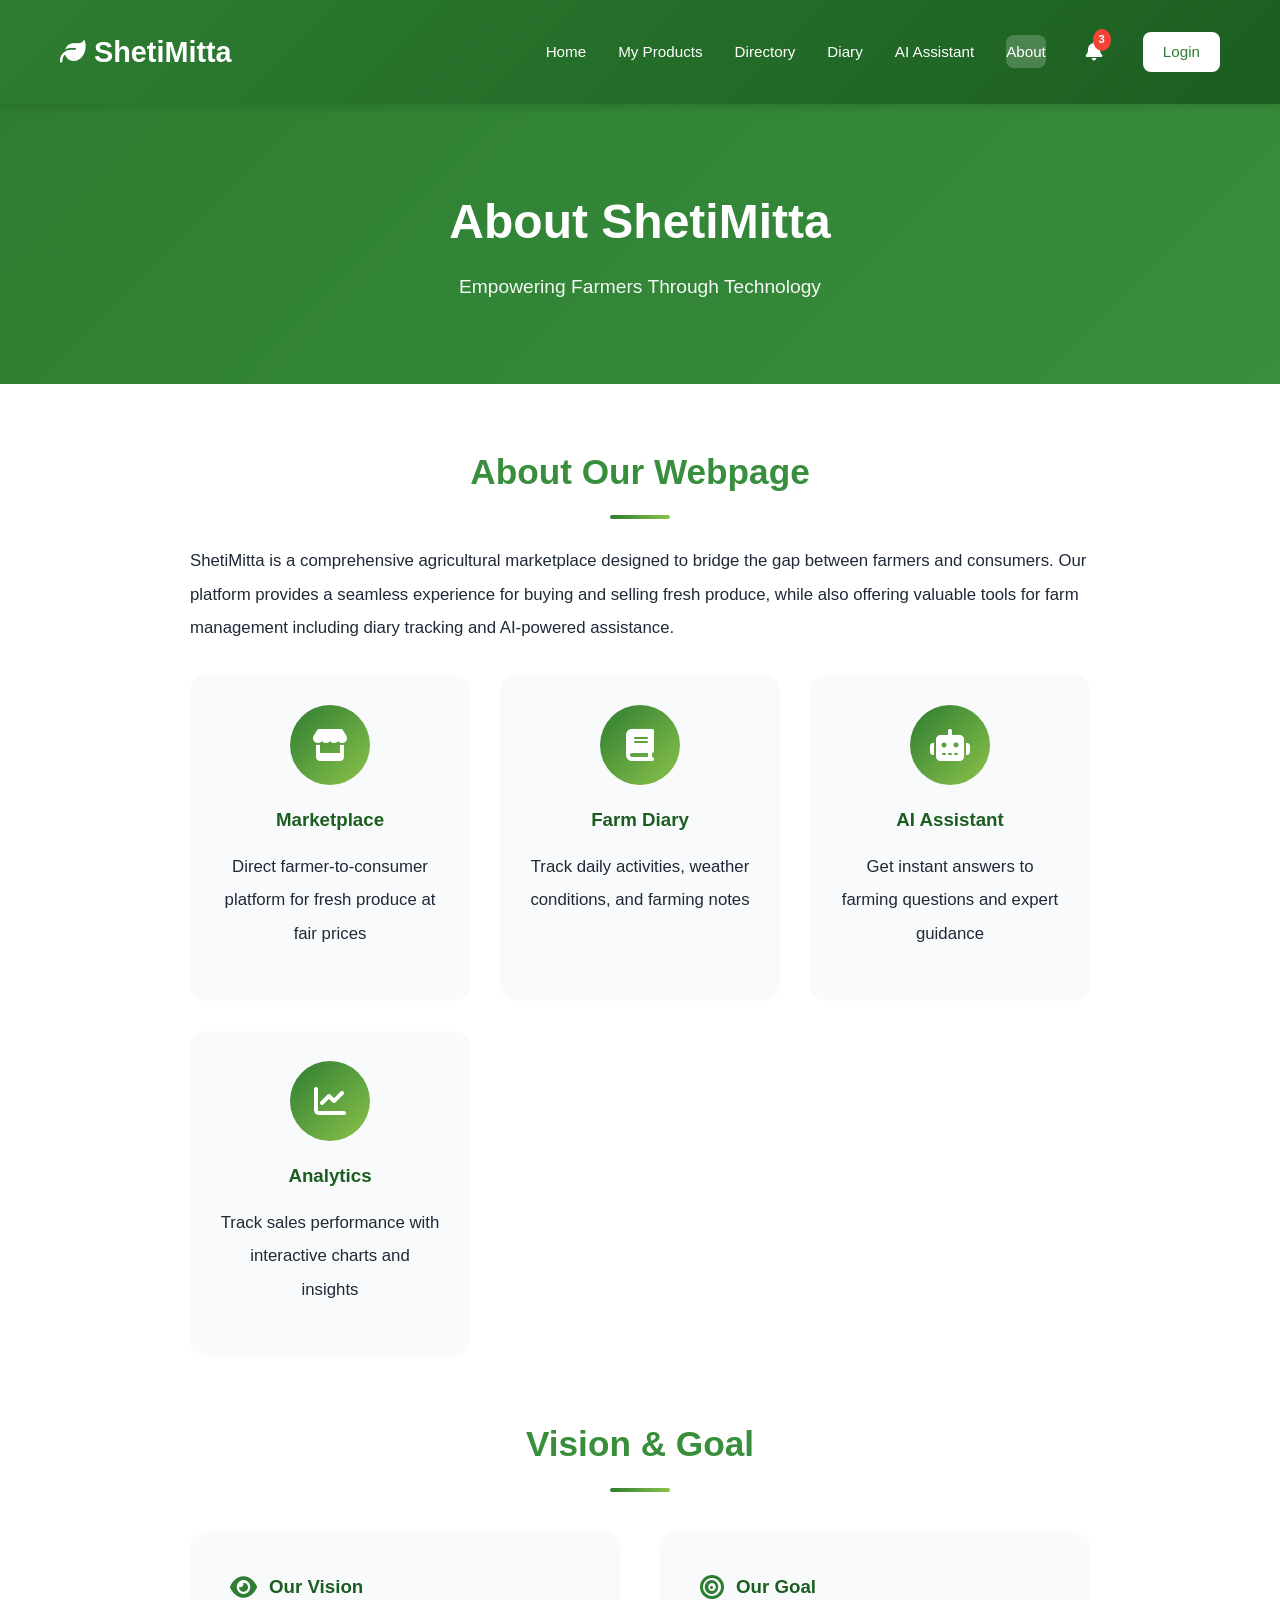
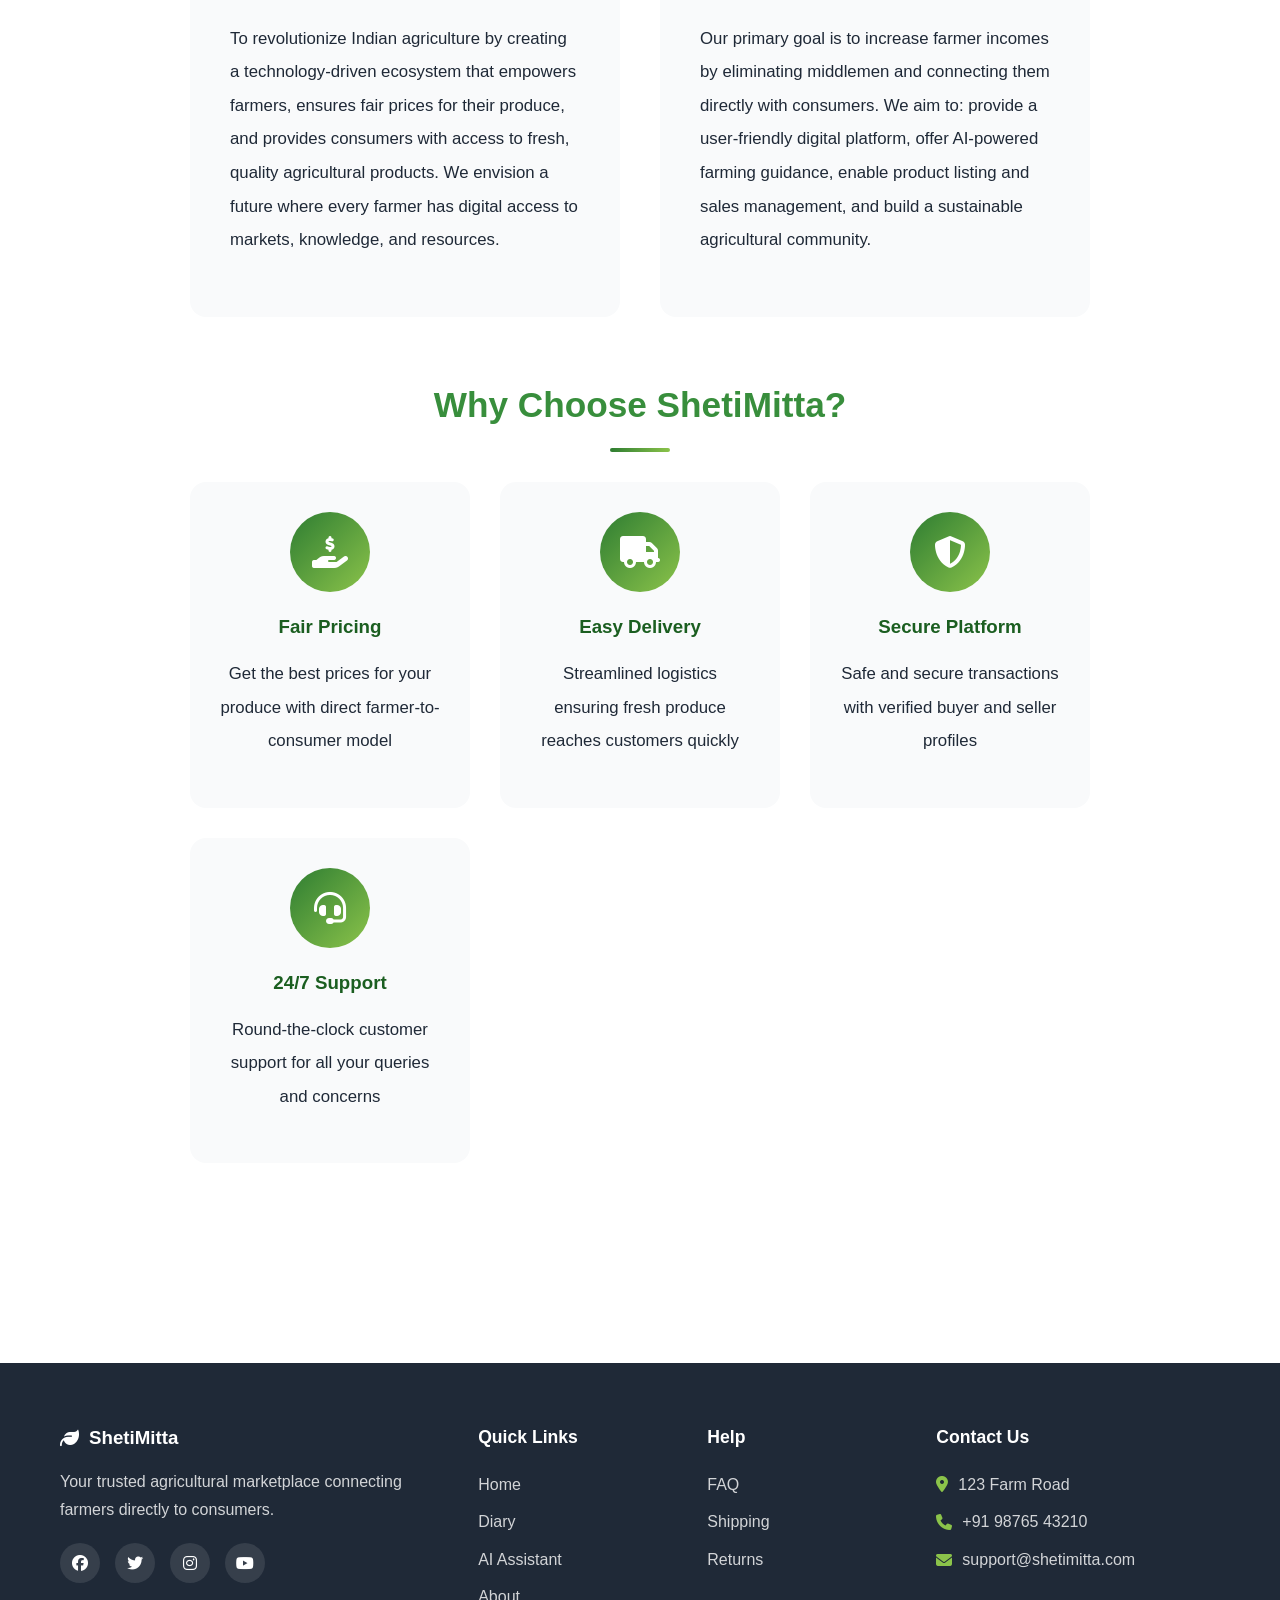
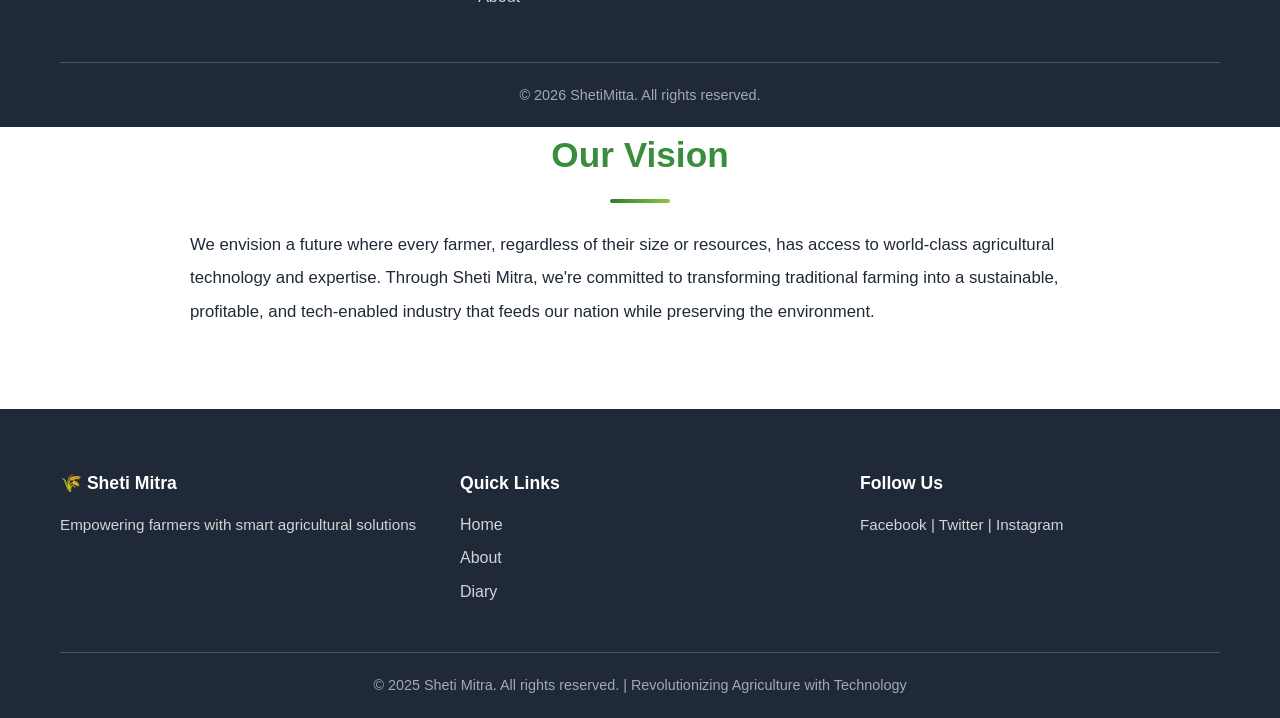
<file: about.html>
<!DOCTYPE html>
<html lang="en">
<head>
    <meta charset="UTF-8">
    <meta name="viewport" content="width=device-width, initial-scale=1.0">
    <title>About - ShetiMitta</title>
    <link rel="stylesheet" href="style.css">
    <link rel="icon" type="image/x-icon" href="data:image/svg+xml,<svg xmlns='http://www.w3.org/2000/svg' viewBox='0 0 100 100'><text y='50' font-size='50'>🌾</text></svg>">
    <link rel="stylesheet" href="https://cdnjs.cloudflare.com/ajax/libs/font-awesome/6.4.0/css/all.min.css">
</head>
<body>
    <!-- Navigation Bar -->
    <nav class="navbar">
        <div class="container">
            <div class="logo" onclick="navigateTo('index.html')">
                <i class="fas fa-leaf"></i> ShetiMitta
            </div>
            <button class="hamburger" id="hamburger">
                <span></span>
                <span></span>
                <span></span>
            </button>
            <ul class="nav-links" id="navLinks">
                <li><a href="index.html" data-page="home">Home</a></li>
                <li><a href="#myProducts" data-page="products">My Products</a></li>
                <li><a href="index.html#market">Directory</a></li>
                <li><a href="diary.html" data-page="diary">Diary</a></li>
                <li><a href="ai.html" data-page="ai">AI Assistant</a></li>
                <li><a href="about.html" class="active" data-page="about">About</a></li>
                <li class="nav-right">
                    <div class="notification-icon" onclick="toggleNotifications()">
                        <i class="fas fa-bell"></i>
                        <span class="notification-badge">3</span>
                    </div>
                </li>
                <li class="nav-right">
                    <div class="auth-buttons" id="authSection">
                        <a href="login.html" class="btn-login">Login</a>
                    </div>
                </li>
            </ul>
        </div>
    </nav>

    <!-- About Hero -->
    <section class="about-hero">
        <div class="container">
            <h1>About ShetiMitta</h1>
            <p>Empowering Farmers Through Technology</p>
        </div>
    </section>

    <!-- About Main -->
    <section class="about-main">
        <div class="container">
            <!-- About Our Webpage -->
            <div class="about-section">
                <h2>About Our Webpage</h2>
                <p>ShetiMitta is a comprehensive agricultural marketplace designed to bridge the gap between farmers and consumers. Our platform provides a seamless experience for buying and selling fresh produce, while also offering valuable tools for farm management including diary tracking and AI-powered assistance.</p>
                
                <div class="about-grid">
                    <div class="about-card">
                        <div class="about-card-icon">
                            <i class="fas fa-store"></i>
                        </div>
                        <h3>Marketplace</h3>
                        <p>Direct farmer-to-consumer platform for fresh produce at fair prices</p>
                    </div>
                    <div class="about-card">
                        <div class="about-card-icon">
                            <i class="fas fa-book"></i>
                        </div>
                        <h3>Farm Diary</h3>
                        <p>Track daily activities, weather conditions, and farming notes</p>
                    </div>
                    <div class="about-card">
                        <div class="about-card-icon">
                            <i class="fas fa-robot"></i>
                        </div>
                        <h3>AI Assistant</h3>
                        <p>Get instant answers to farming questions and expert guidance</p>
                    </div>
                    <div class="about-card">
                        <div class="about-card-icon">
                            <i class="fas fa-chart-line"></i>
                        </div>
                        <h3>Analytics</h3>
                        <p>Track sales performance with interactive charts and insights</p>
                    </div>
                </div>
            </div>

            <!-- Vision & Mission -->
            <div class="about-section">
                <h2>Vision & Goal</h2>
                <div class="vision-mission">
                    <div class="vision-card">
                        <h3><i class="fas fa-eye"></i> Our Vision</h3>
                        <p>To revolutionize Indian agriculture by creating a technology-driven ecosystem that empowers farmers, ensures fair prices for their produce, and provides consumers with access to fresh, quality agricultural products. We envision a future where every farmer has digital access to markets, knowledge, and resources.</p>
                    </div>
                    <div class="mission-card">
                        <h3><i class="fas fa-bullseye"></i> Our Goal</h3>
                        <p>Our primary goal is to increase farmer incomes by eliminating middlemen and connecting them directly with consumers. We aim to: provide a user-friendly digital platform, offer AI-powered farming guidance, enable product listing and sales management, and build a sustainable agricultural community.</p>
                    </div>
                </div>
            </div>

            <!-- Why Choose Us -->
            <div class="about-section">
                <h2>Why Choose ShetiMitta?</h2>
                <div class="about-grid">
                    <div class="about-card">
                        <div class="about-card-icon">
                            <i class="fas fa-hand-holding-usd"></i>
                        </div>
                        <h3>Fair Pricing</h3>
                        <p>Get the best prices for your produce with direct farmer-to-consumer model</p>
                    </div>
                    <div class="about-card">
                        <div class="about-card-icon">
                            <i class="fas fa-truck"></i>
                        </div>
                        <h3>Easy Delivery</h3>
                        <p>Streamlined logistics ensuring fresh produce reaches customers quickly</p>
                    </div>
                    <div class="about-card">
                        <div class="about-card-icon">
                            <i class="fas fa-shield-alt"></i>
                        </div>
                        <h3>Secure Platform</h3>
                        <p>Safe and secure transactions with verified buyer and seller profiles</p>
                    </div>
                    <div class="about-card">
                        <div class="about-card-icon">
                            <i class="fas fa-headset"></i>
                        </div>
                        <h3>24/7 Support</h3>
                        <p>Round-the-clock customer support for all your queries and concerns</p>
                    </div>
                </div>
            </div>
        </div>
    </section>

    <!-- Footer -->
    <footer class="footer">
        <div class="container">
            <div class="footer-grid">
                <div class="footer-brand">
                    <h3><i class="fas fa-leaf"></i> ShetiMitta</h3>
                    <p>Your trusted agricultural marketplace connecting farmers directly to consumers.</p>
                    <div class="social-links">
                        <a href="#"><i class="fab fa-facebook"></i></a>
                        <a href="#"><i class="fab fa-twitter"></i></a>
                        <a href="#"><i class="fab fa-instagram"></i></a>
                        <a href="#"><i class="fab fa-youtube"></i></a>
                    </div>
                </div>
                <div class="footer-links">
                    <h4>Quick Links</h4>
                    <ul>
                        <li><a href="index.html">Home</a></li>
                        <li><a href="diary.html">Diary</a></li>
                        <li><a href="ai.html">AI Assistant</a></li>
                        <li><a href="about.html">About</a></li>
                    </ul>
                </div>
                <div class="footer-links">
                    <h4>Help</h4>
                    <ul>
                        <li><a href="#">FAQ</a></li>
                        <li><a href="#">Shipping</a></li>
                        <li><a href="#">Returns</a></li>
                    </ul>
                </div>
                <div class="footer-contact">
                    <h4>Contact Us</h4>
                    <ul>
                        <li><i class="fas fa-map-marker-alt"></i> 123 Farm Road</li>
                        <li><i class="fas fa-phone"></i> +91 98765 43210</li>
                        <li><i class="fas fa-envelope"></i> support@shetimitta.com</li>
                    </ul>
                </div>
            </div>
            <div class="footer-bottom">
                <p>&copy; 2026 ShetiMitta. All rights reserved.</p>
            </div>
        </div>
    </footer>

    <script src="script.js"></script>
</body>
</html>

            <div class="about-section">
                <h2>Our Vision</h2>
                <p>We envision a future where every farmer, regardless of their size or resources, has access to world-class agricultural technology and expertise. Through Sheti Mitra, we're committed to transforming traditional farming into a sustainable, profitable, and tech-enabled industry that feeds our nation while preserving the environment.</p>
            </div>
        </div>
    </section>

    <!-- Footer -->
    <footer class="footer">
        <div class="container">
            <div class="footer-content">
                <div class="footer-section">
                    <h4>🌾 Sheti Mitra</h4>
                    <p>Empowering farmers with smart agricultural solutions</p>
                </div>
                <div class="footer-section">
                    <h4>Quick Links</h4>
                    <ul>
                        <li><a href="index.html">Home</a></li>
                        <li><a href="about.html">About</a></li>
                        <li><a href="diary.html">Diary</a></li>
                    </ul>
                </div>
                <div class="footer-section">
                    <h4>Follow Us</h4>
                    <p>Facebook | Twitter | Instagram</p>
                </div>
            </div>
            <div class="footer-bottom">
                <p>&copy; 2025 Sheti Mitra. All rights reserved. | Revolutionizing Agriculture with Technology</p>
            </div>
        </div>
    </footer>

    <script src="script.js"></script>
</body>
</html>
</file>
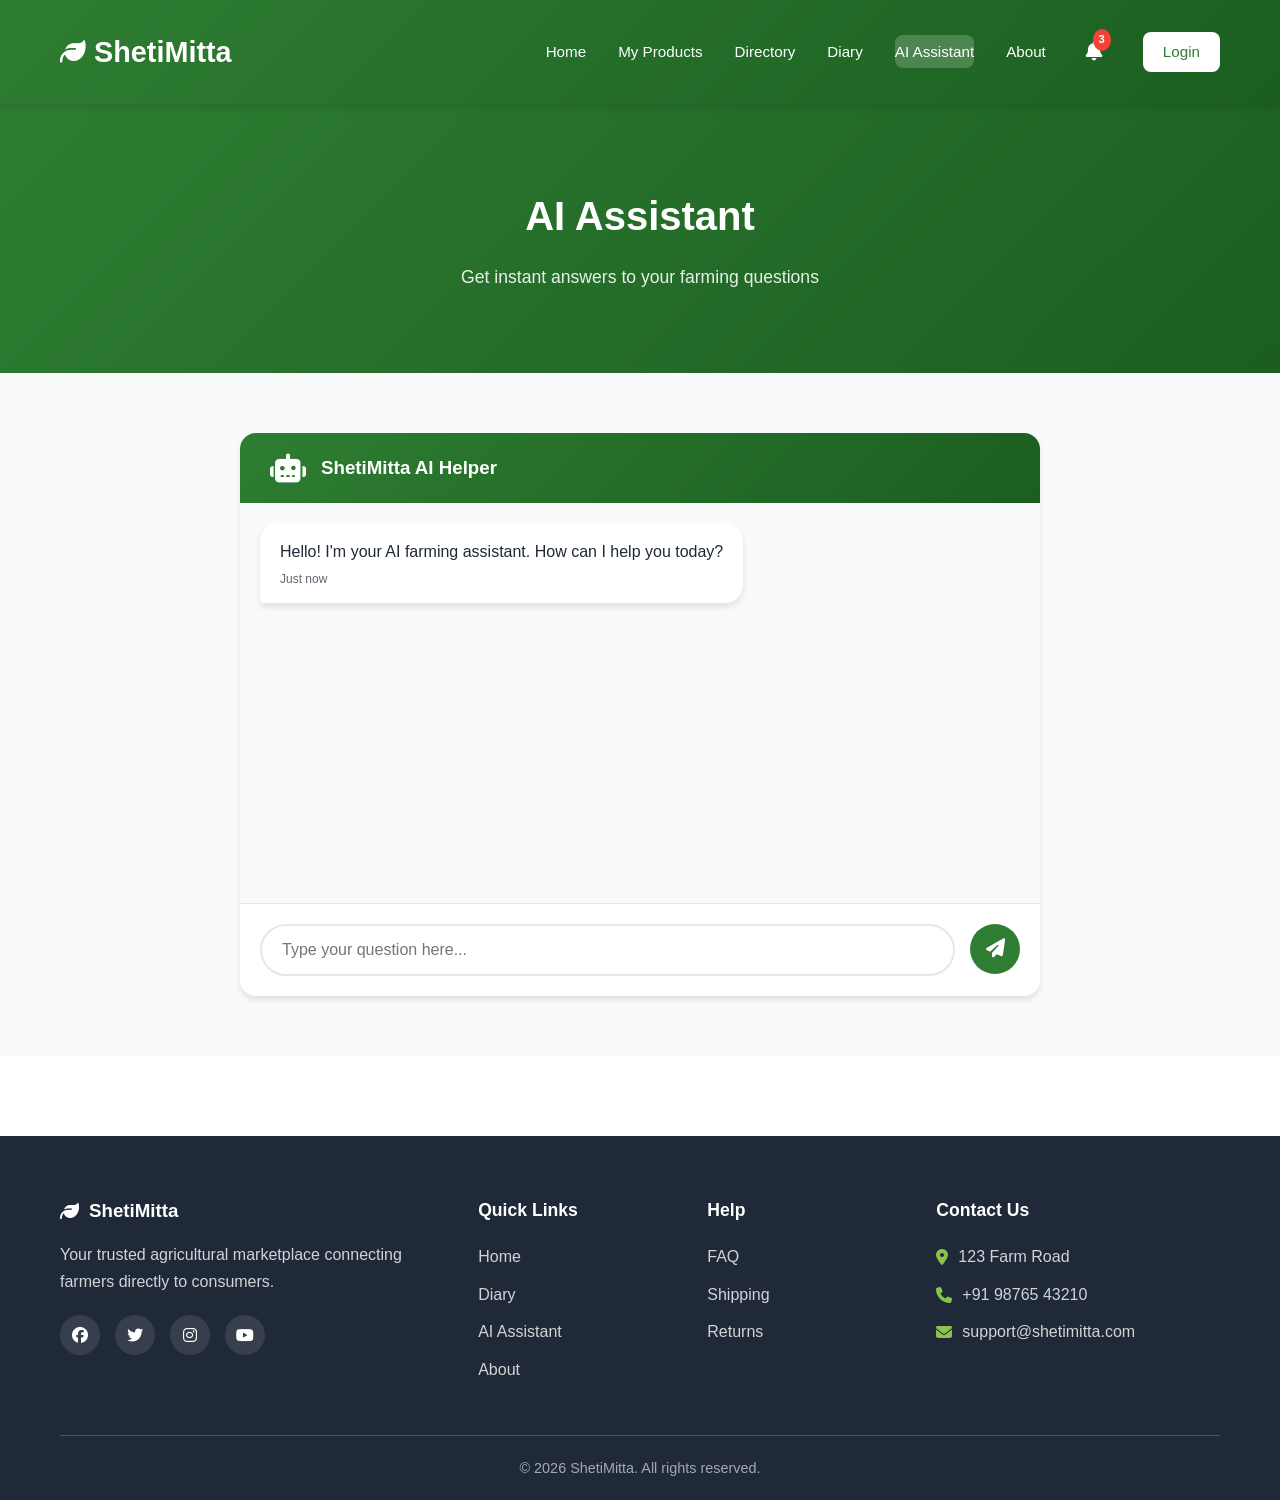
<file: ai.html>
<!DOCTYPE html>
<html lang="en">
<head>
    <meta charset="UTF-8">
    <meta name="viewport" content="width=device-width, initial-scale=1.0">
    <title>AI Assistant - ShetiMitta</title>
    <link rel="stylesheet" href="style.css">
    <link rel="icon" type="image/x-icon" href="data:image/svg+xml,<svg xmlns='http://www.w3.org/2000/svg' viewBox='0 0 100 100'><text y='50' font-size='50'>🌾</text></svg>">
    <link rel="stylesheet" href="https://cdnjs.cloudflare.com/ajax/libs/font-awesome/6.4.0/css/all.min.css">
</head>
<body>
    <!-- Navigation Bar -->
    <nav class="navbar">
        <div class="container">
            <div class="logo" onclick="navigateTo('index.html')">
                <i class="fas fa-leaf"></i> ShetiMitta
            </div>
            <button class="hamburger" id="hamburger">
                <span></span>
                <span></span>
                <span></span>
            </button>
            <ul class="nav-links" id="navLinks">
                <li><a href="index.html" data-page="home">Home</a></li>
                <li><a href="#myProducts" data-page="products">My Products</a></li>
                <li><a href="index.html#market">Directory</a></li>
                <li><a href="diary.html" data-page="diary">Diary</a></li>
                <li><a href="ai.html" class="active" data-page="ai">AI Assistant</a></li>
                <li><a href="about.html" data-page="about">About</a></li>
                <li class="nav-right">
                    <div class="notification-icon" onclick="toggleNotifications()">
                        <i class="fas fa-bell"></i>
                        <span class="notification-badge">3</span>
                    </div>
                </li>
                <li class="nav-right">
                    <div class="auth-buttons" id="authSection">
                        <a href="login.html" class="btn-login">Login</a>
                    </div>
                </li>
            </ul>
        </div>
    </nav>

    <!-- AI Hero -->
    <section class="ai-hero">
        <div class="container">
            <h1>AI Assistant</h1>
            <p>Get instant answers to your farming questions</p>
        </div>
    </section>

    <!-- AI Chat Section -->
    <section class="ai-main">
        <div class="container">
            <div class="chat-container">
                <div class="chat-header">
                    <i class="fas fa-robot"></i>
                    <h3>ShetiMitta AI Helper</h3>
                </div>
                <div class="chat-messages" id="chatMessages">
                    <div class="message ai">
                        <div class="message-bubble">
                            <p>Hello! I'm your AI farming assistant. How can I help you today?</p>
                            <div class="message-time">Just now</div>
                        </div>
                    </div>
                </div>
                <div class="chat-input-container">
                    <input type="text" id="chatInput" placeholder="Type your question here..." onkeypress="handleChatKeyPress(event)">
                    <button onclick="sendMessage()">
                        <i class="fas fa-paper-plane"></i>
                    </button>
                </div>
            </div>
        </div>
    </section>

    <!-- Footer -->
    <footer class="footer">
        <div class="container">
            <div class="footer-grid">
                <div class="footer-brand">
                    <h3><i class="fas fa-leaf"></i> ShetiMitta</h3>
                    <p>Your trusted agricultural marketplace connecting farmers directly to consumers.</p>
                    <div class="social-links">
                        <a href="#"><i class="fab fa-facebook"></i></a>
                        <a href="#"><i class="fab fa-twitter"></i></a>
                        <a href="#"><i class="fab fa-instagram"></i></a>
                        <a href="#"><i class="fab fa-youtube"></i></a>
                    </div>
                </div>
                <div class="footer-links">
                    <h4>Quick Links</h4>
                    <ul>
                        <li><a href="index.html">Home</a></li>
                        <li><a href="diary.html">Diary</a></li>
                        <li><a href="ai.html">AI Assistant</a></li>
                        <li><a href="about.html">About</a></li>
                    </ul>
                </div>
                <div class="footer-links">
                    <h4>Help</h4>
                    <ul>
                        <li><a href="#">FAQ</a></li>
                        <li><a href="#">Shipping</a></li>
                        <li><a href="#">Returns</a></li>
                    </ul>
                </div>
                <div class="footer-contact">
                    <h4>Contact Us</h4>
                    <ul>
                        <li><i class="fas fa-map-marker-alt"></i> 123 Farm Road</li>
                        <li><i class="fas fa-phone"></i> +91 98765 43210</li>
                        <li><i class="fas fa-envelope"></i> support@shetimitta.com</li>
                    </ul>
                </div>
            </div>
            <div class="footer-bottom">
                <p>&copy; 2026 ShetiMitta. All rights reserved.</p>
            </div>
        </div>
    </footer>

    <script src="script.js"></script>
    <script>
        // AI Chat functions
        function handleChatKeyPress(event) {
            if (event.key === 'Enter') {
                sendMessage();
            }
        }

        function sendMessage() {
            const input = document.getElementById('chatInput');
            const message = input.value.trim();
            
            if (message) {
                // Add user message
                addMessage(message, 'user');
                input.value = '';
                
                // Simulate AI response
                setTimeout(() => {
                    const response = getAIResponse(message);
                    addMessage(response, 'ai');
                }, 1000);
            }
        }

        function addMessage(text, type) {
            const messages = document.getElementById('chatMessages');
            const time = new Date().toLocaleTimeString([], { hour: '2-digit', minute: '2-digit' });
            
            const messageDiv = document.createElement('div');
            messageDiv.className = `message ${type}`;
            messageDiv.innerHTML = `
                <div class="message-bubble">
                    <p>${text}</p>
                    <div class="message-time">${time}</div>
                </div>
            `;
            
            messages.appendChild(messageDiv);
            messages.scrollTop = messages.scrollHeight;
        }

        function getAIResponse(message) {
            const lowerMessage = message.toLowerCase();
            
            // Simple keyword-based responses
            if (lowerMessage.includes('tomato') || lowerMessage.includes('crop')) {
                return "For tomato cultivation, maintain temperature between 20-25°C. Water regularly and ensure proper drainage. Use organic fertilizers for best results.";
            } else if (lowerMessage.includes('water') || lowerMessage.includes('irrigation')) {
                return "For irrigation, water your crops early morning or late evening to minimize evaporation. Drip irrigation is recommended for water efficiency.";
            } else if (lowerMessage.includes('fertilizer') || lowerMessage.includes('organic')) {
                return "Organic fertilizers like compost, vermicompost, and cow dung are excellent for soil health. Apply NPK fertilizers based on soil test results.";
            } else if (lowerMessage.includes('pest') || lowerMessage.includes('disease')) {
                return "For pest control, use neem oil spray or biological pest control. Rotate crops to prevent disease buildup. Consult local agriculture extension for specific issues.";
            } else if (lowerMessage.includes('weather') || lowerMessage.includes('season')) {
                return "Check local weather forecasts before planning farm activities. In India, kharif season (June-Oct) is suitable for most crops.";
            } else if (lowerMessage.includes('price') || lowerMessage.includes('market')) {
                return "Check mandi prices on eNAM platform or local agricultural market. Prices vary by season and region.";
            } else if (lowerMessage.includes('hello') || lowerMessage.includes('hi')) {
                return "Hello! How can I help you with your farming today? You can ask about crops, irrigation, fertilizers, pest control, or market prices.";
            } else {
                return "Thank you for your question! For detailed information about farming practices, please consult your local agricultural extension officer or visit the nearest Krishi Vigyan Kendra.";
            }
        }
    </script>
</body>
</html>
</file>
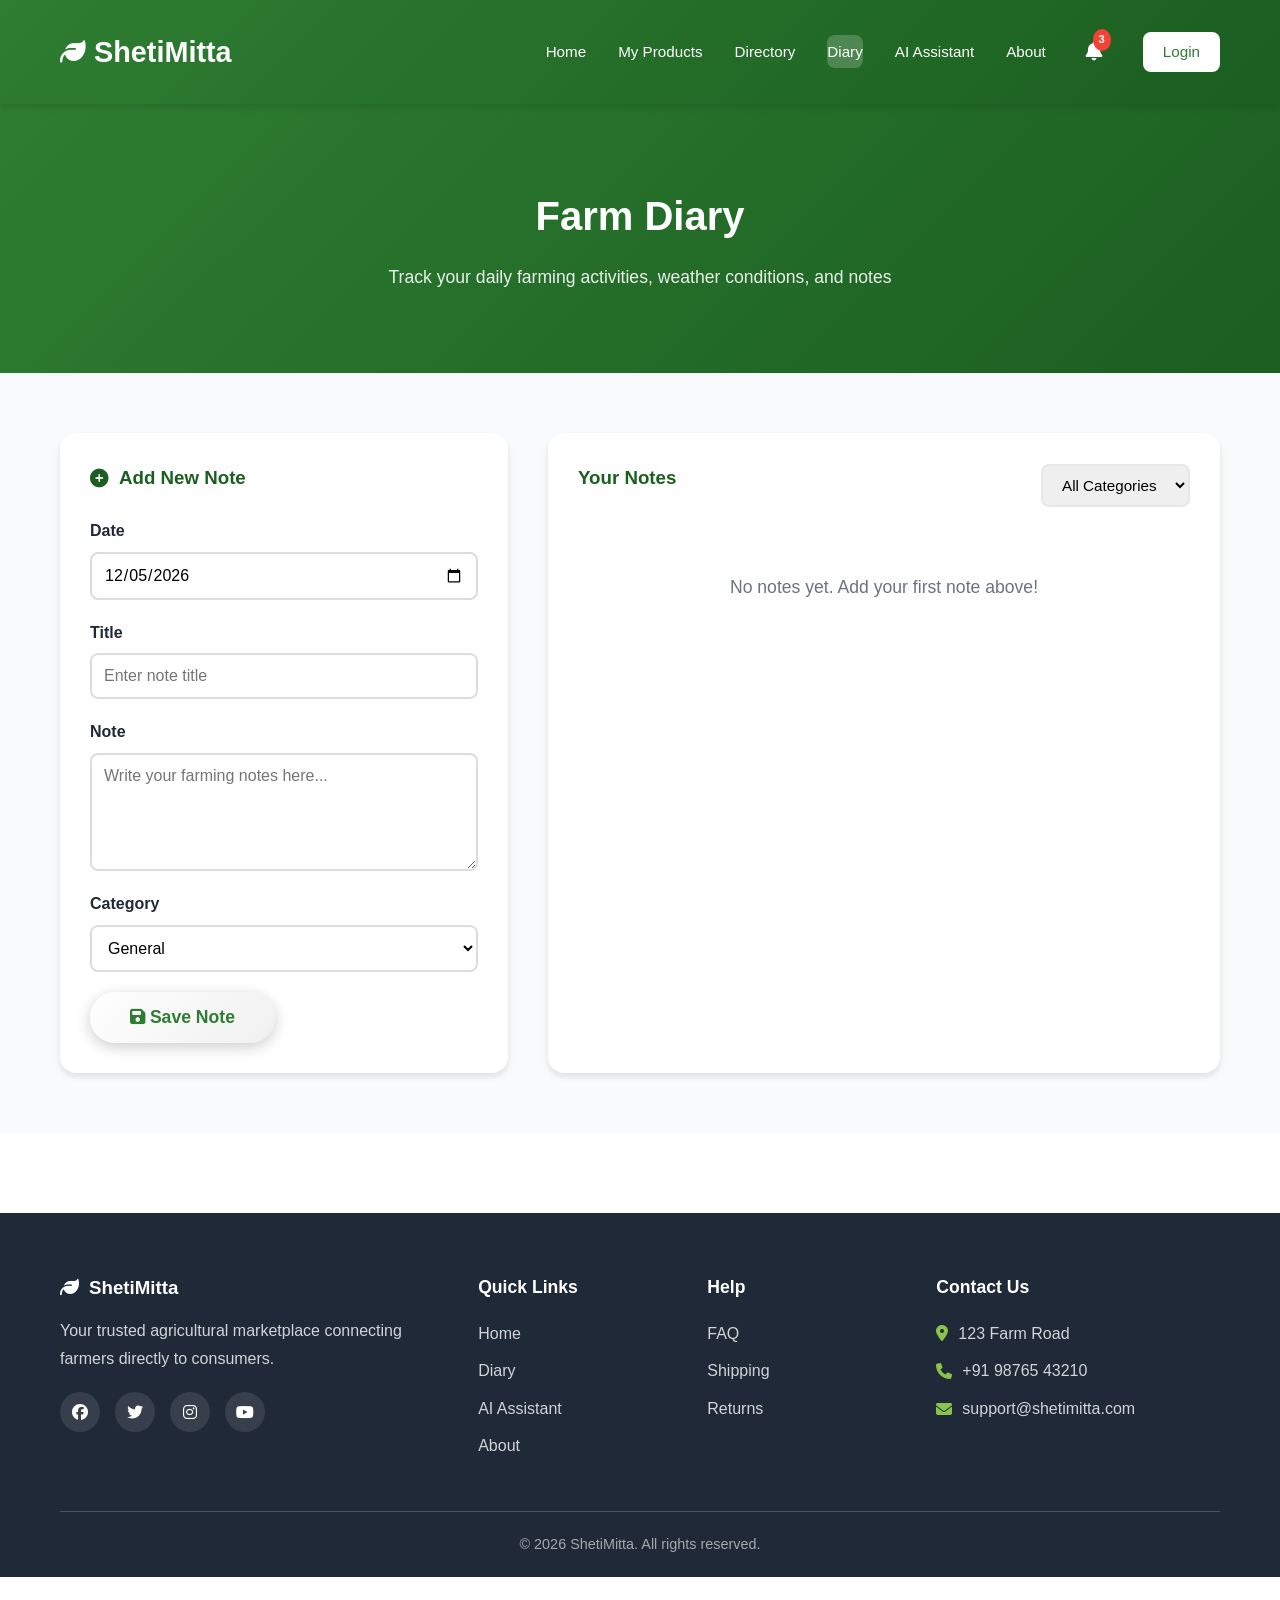
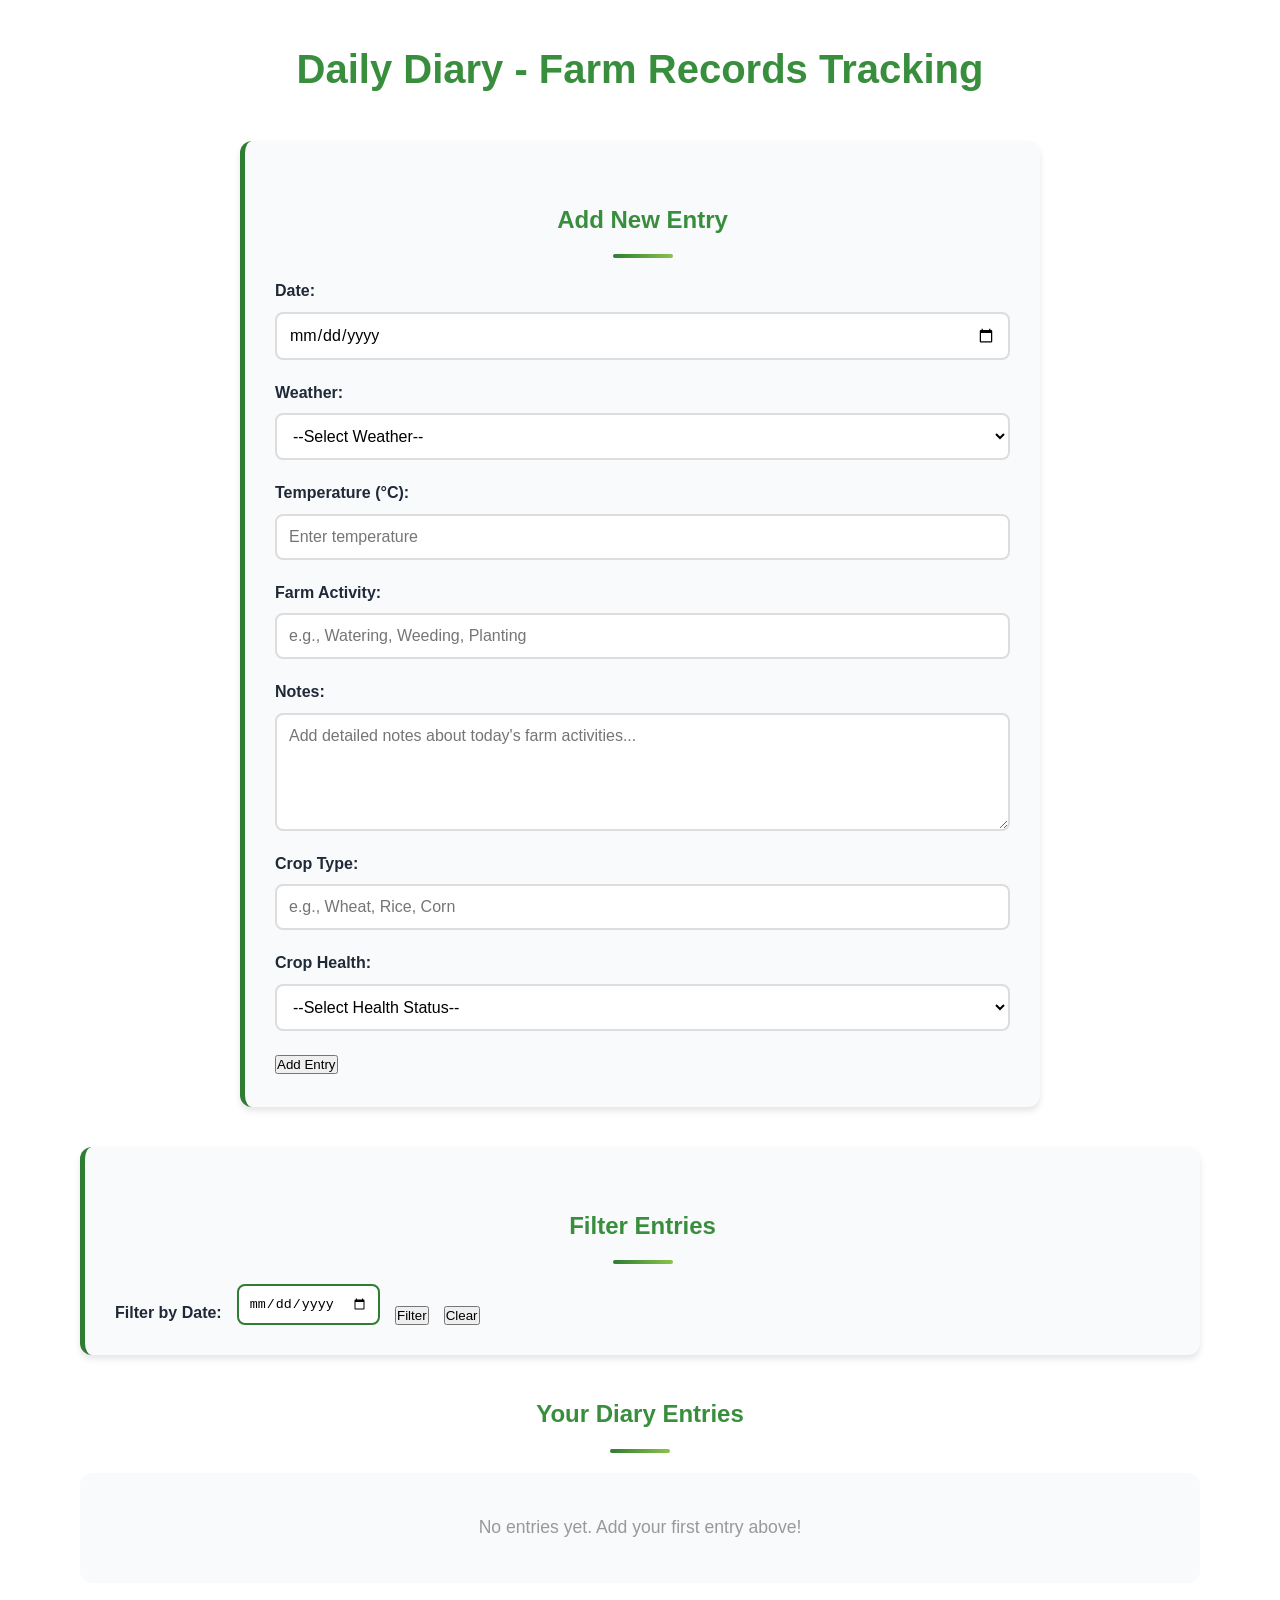
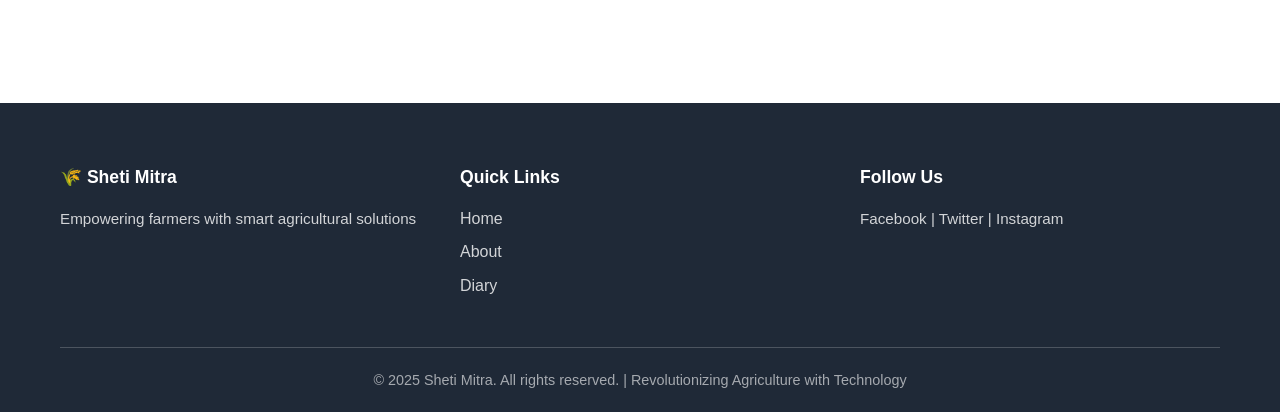
<file: diary.html>
<!DOCTYPE html>
<html lang="en">
<head>
    <meta charset="UTF-8">
    <meta name="viewport" content="width=device-width, initial-scale=1.0">
    <title>Diary - ShetiMitta</title>
    <link rel="stylesheet" href="style.css">
    <link rel="icon" type="image/x-icon" href="data:image/svg+xml,<svg xmlns='http://www.w3.org/2000/svg' viewBox='0 0 100 100'><text y='50' font-size='50'>🌾</text></svg>">
    <link rel="stylesheet" href="https://cdnjs.cloudflare.com/ajax/libs/font-awesome/6.4.0/css/all.min.css">
</head>
<body>
    <!-- Navigation Bar -->
    <nav class="navbar">
        <div class="container">
            <div class="logo" onclick="navigateTo('index.html')">
                <i class="fas fa-leaf"></i> ShetiMitta
            </div>
            <button class="hamburger" id="hamburger">
                <span></span>
                <span></span>
                <span></span>
            </button>
            <ul class="nav-links" id="navLinks">
                <li><a href="index.html" data-page="home">Home</a></li>
                <li><a href="#myProducts" data-page="products">My Products</a></li>
                <li><a href="index.html#market">Directory</a></li>
                <li><a href="diary.html" class="active" data-page="diary">Diary</a></li>
                <li><a href="ai.html" data-page="ai">AI Assistant</a></li>
                <li><a href="about.html" data-page="about">About</a></li>
                <li class="nav-right">
                    <div class="notification-icon" onclick="toggleNotifications()">
                        <i class="fas fa-bell"></i>
                        <span class="notification-badge">3</span>
                    </div>
                </li>
                <li class="nav-right">
                    <div class="auth-buttons" id="authSection">
                        <a href="login.html" class="btn-login">Login</a>
                    </div>
                </li>
            </ul>
        </div>
    </nav>

    <!-- Diary Hero -->
    <section class="diary-hero">
        <div class="container">
            <h1>Farm Diary</h1>
            <p>Track your daily farming activities, weather conditions, and notes</p>
        </div>
    </section>

    <!-- Diary Section -->
    <section class="diary-main">
        <div class="container">
            <div class="diary-layout">
                <!-- Add Note Form -->
                <div class="diary-form-container">
                    <h3><i class="fas fa-plus-circle"></i> Add New Note</h3>
                    <form id="diaryForm" onsubmit="addDiaryNote(event)">
                        <div class="form-group">
                            <label for="noteDate">Date</label>
                            <input type="date" id="noteDate" required>
                        </div>
                        <div class="form-group">
                            <label for="noteTitle">Title</label>
                            <input type="text" id="noteTitle" placeholder="Enter note title" required>
                        </div>
                        <div class="form-group">
                            <label for="noteContent">Note</label>
                            <textarea id="noteContent" placeholder="Write your farming notes here..." rows="5" required></textarea>
                        </div>
                        <div class="form-group">
                            <label for="noteCategory">Category</label>
                            <select id="noteCategory">
                                <option value="General">General</option>
                                <option value="Weather">Weather</option>
                                <option value="Crop">Crop Update</option>
                                <option value="Equipment">Equipment</option>
                                <option value="Finance">Finance</option>
                            </select>
                        </div>
                        <button type="submit" class="btn-primary">
                            <i class="fas fa-save"></i> Save Note
                        </button>
                    </form>
                </div>

                <!-- Notes List -->
                <div class="diary-notes-container">
                    <div class="diary-header">
                        <h3>Your Notes</h3>
                        <div class="diary-filter">
                            <select id="filterCategory" onchange="filterNotes()">
                                <option value="All">All Categories</option>
                                <option value="General">General</option>
                                <option value="Weather">Weather</option>
                                <option value="Crop">Crop Update</option>
                                <option value="Equipment">Equipment</option>
                                <option value="Finance">Finance</option>
                            </select>
                        </div>
                    </div>
                    <div class="notes-list" id="notesList">
                        <!-- Notes will be added here dynamically -->
                    </div>
                </div>
            </div>
        </div>
    </section>

    <!-- Footer -->
    <footer class="footer">
        <div class="container">
            <div class="footer-grid">
                <div class="footer-brand">
                    <h3><i class="fas fa-leaf"></i> ShetiMitta</h3>
                    <p>Your trusted agricultural marketplace connecting farmers directly to consumers.</p>
                    <div class="social-links">
                        <a href="#"><i class="fab fa-facebook"></i></a>
                        <a href="#"><i class="fab fa-twitter"></i></a>
                        <a href="#"><i class="fab fa-instagram"></i></a>
                        <a href="#"><i class="fab fa-youtube"></i></a>
                    </div>
                </div>
                <div class="footer-links">
                    <h4>Quick Links</h4>
                    <ul>
                        <li><a href="index.html">Home</a></li>
                        <li><a href="diary.html">Diary</a></li>
                        <li><a href="ai.html">AI Assistant</a></li>
                        <li><a href="about.html">About</a></li>
                    </ul>
                </div>
                <div class="footer-links">
                    <h4>Help</h4>
                    <ul>
                        <li><a href="#">FAQ</a></li>
                        <li><a href="#">Shipping</a></li>
                        <li><a href="#">Returns</a></li>
                    </ul>
                </div>
                <div class="footer-contact">
                    <h4>Contact Us</h4>
                    <ul>
                        <li><i class="fas fa-map-marker-alt"></i> 123 Farm Road</li>
                        <li><i class="fas fa-phone"></i> +91 98765 43210</li>
                        <li><i class="fas fa-envelope"></i> support@shetimitta.com</li>
                    </ul>
                </div>
            </div>
            <div class="footer-bottom">
                <p>&copy; 2026 ShetiMitta. All rights reserved.</p>
            </div>
        </div>
    </footer>

    <script src="script.js"></script>
    <script>
        // Diary specific functions
        document.addEventListener('DOMContentLoaded', function() {
            // Set today's date
            const dateInput = document.getElementById('noteDate');
            if (dateInput) {
                dateInput.value = new Date().toISOString().split('T')[0];
            }
            
            // Load existing notes
            loadDiaryNotes();
        });

        function addDiaryNote(event) {
            event.preventDefault();
            
            const note = {
                id: Date.now(),
                date: document.getElementById('noteDate').value,
                title: document.getElementById('noteTitle').value,
                content: document.getElementById('noteContent').value,
                category: document.getElementById('noteCategory').value
            };
            
            // Save to localStorage
            let notes = JSON.parse(localStorage.getItem('shetiDiaryNotes')) || [];
            notes.unshift(note);
            localStorage.setItem('shetiDiaryNotes', JSON.stringify(notes));
            
            // Display the note
            displayDiaryNote(note);
            
            // Reset form
            document.getElementById('diaryForm').reset();
            document.getElementById('noteDate').value = new Date().toISOString().split('T')[0];
            
            alert('Note saved successfully!');
        }

        function displayDiaryNote(note) {
            const list = document.getElementById('notesList');
            if (!list) return;
            
            const card = document.createElement('div');
            card.className = 'note-card';
            card.innerHTML = `
                <div class="note-header">
                    <span class="note-category">${note.category}</span>
                    <span class="note-date">${formatDate(note.date)}</span>
                </div>
                <h4>${note.title}</h4>
                <p>${note.content}</p>
                <button class="btn-delete" onclick="deleteNote(${note.id})">
                    <i class="fas fa-trash"></i>
                </button>
            `;
            
            list.insertBefore(card, list.firstChild);
        }

        function loadDiaryNotes() {
            const notes = JSON.parse(localStorage.getItem('shetiDiaryNotes')) || [];
            const list = document.getElementById('notesList');
            
            if (list) {
                list.innerHTML = '';
                if (notes.length === 0) {
                    list.innerHTML = '<p class="no-notes">No notes yet. Add your first note above!</p>';
                } else {
                    notes.forEach(note => displayDiaryNote(note));
                }
            }
        }

        function filterNotes() {
            const category = document.getElementById('filterCategory').value;
            const notes = JSON.parse(localStorage.getItem('shetiDiaryNotes')) || [];
            const list = document.getElementById('notesList');
            
            if (list) {
                list.innerHTML = '';
                const filtered = category === 'All' 
                    ? notes 
                    : notes.filter(n => n.category === category);
                
                if (filtered.length === 0) {
                    list.innerHTML = '<p class="no-notes">No notes found in this category.</p>';
                } else {
                    filtered.forEach(note => displayDiaryNote(note));
                }
            }
        }

        function deleteNote(id) {
            if (confirm('Are you sure you want to delete this note?')) {
                let notes = JSON.parse(localStorage.getItem('shetiDiaryNotes')) || [];
                notes = notes.filter(n => n.id !== id);
                localStorage.setItem('shetiDiaryNotes', JSON.stringify(notes));
                loadDiaryNotes();
            }
        }
    </script>
</body>
</html>

    <div class="container">
        <section class="diary-section">
            <h1>Daily Diary - Farm Records Tracking</h1>
            
            <div class="diary-input-container">
                <h2>Add New Entry</h2>
                <div class="form-group">
                    <label for="entryDate">Date:</label>
                    <input type="date" id="entryDate" required>
                </div>

                <div class="form-group">
                    <label for="entryWeather">Weather:</label>
                    <select id="entryWeather">
                        <option>--Select Weather--</option>
                        <option>Sunny</option>
                        <option>Rainy</option>
                        <option>Cloudy</option>
                        <option>Windy</option>
                        <option>Partly Cloudy</option>
                    </select>
                </div>

                <div class="form-group">
                    <label for="entryTemperature">Temperature (°C):</label>
                    <input type="number" id="entryTemperature" placeholder="Enter temperature" step="0.1">
                </div>

                <div class="form-group">
                    <label for="entryActivity">Farm Activity:</label>
                    <input type="text" id="entryActivity" placeholder="e.g., Watering, Weeding, Planting">
                </div>

                <div class="form-group">
                    <label for="entryNotes">Notes:</label>
                    <textarea id="entryNotes" placeholder="Add detailed notes about today's farm activities..." rows="5"></textarea>
                </div>

                <div class="form-group">
                    <label for="entryCrop">Crop Type:</label>
                    <input type="text" id="entryCrop" placeholder="e.g., Wheat, Rice, Corn">
                </div>

                <div class="form-group">
                    <label for="entryCropHealth">Crop Health:</label>
                    <select id="entryCropHealth">
                        <option>--Select Health Status--</option>
                        <option>Excellent</option>
                        <option>Good</option>
                        <option>Fair</option>
                        <option>Poor</option>
                    </select>
                </div>

                <button class="btn-add" onclick="addDiaryEntry()">Add Entry</button>
            </div>

            <div class="diary-filter-container">
                <h2>Filter Entries</h2>
                <div class="filter-group">
                    <label for="filterDate">Filter by Date:</label>
                    <input type="date" id="filterDate">
                    <button class="btn-filter" onclick="filterByDate()">Filter</button>
                    <button class="btn-filter btn-clear" onclick="clearFilter()">Clear</button>
                </div>
            </div>

            <div class="diary-entries-container">
                <h2>Your Diary Entries</h2>
                <div id="diaryEntries" class="entries-list">
                    <p class="no-entries">No entries yet. Add your first entry above!</p>
                </div>
            </div>
        </section>
    </div>

    <footer class="footer">
        <div class="container">
            <div class="footer-content">
                <div class="footer-section">
                    <h4>🌾 Sheti Mitra</h4>
                    <p>Empowering farmers with smart agricultural solutions</p>
                </div>
                <div class="footer-section">
                    <h4>Quick Links</h4>
                    <ul>
                        <li><a href="index.html">Home</a></li>
                        <li><a href="about.html">About</a></li>
                        <li><a href="diary.html">Diary</a></li>
                    </ul>
                </div>
                <div class="footer-section">
                    <h4>Follow Us</h4>
                    <p>Facebook | Twitter | Instagram</p>
                </div>
            </div>
            <div class="footer-bottom">
                <p>&copy; 2025 Sheti Mitra. All rights reserved. | Revolutionizing Agriculture with Technology</p>
            </div>
        </div>
    </footer>

    <script src="script.js"></script>
</body>
</html>
</file>
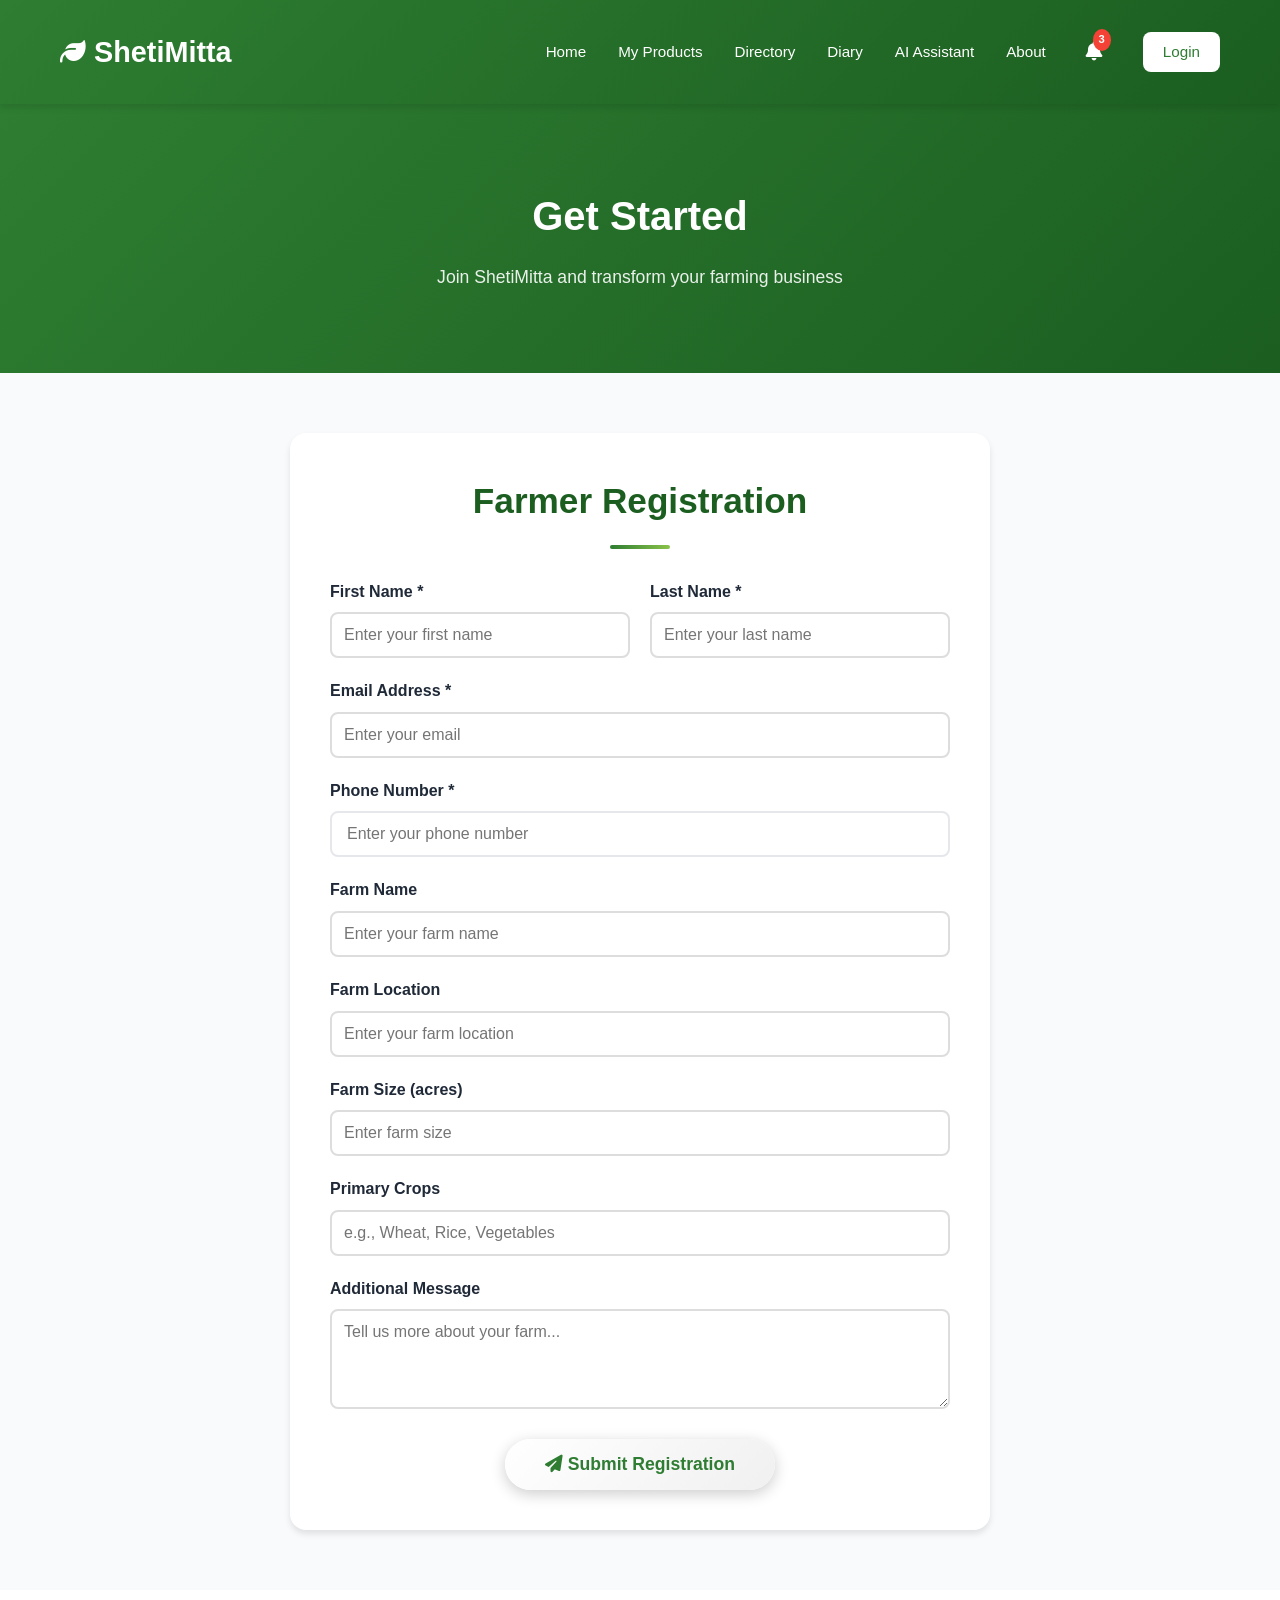
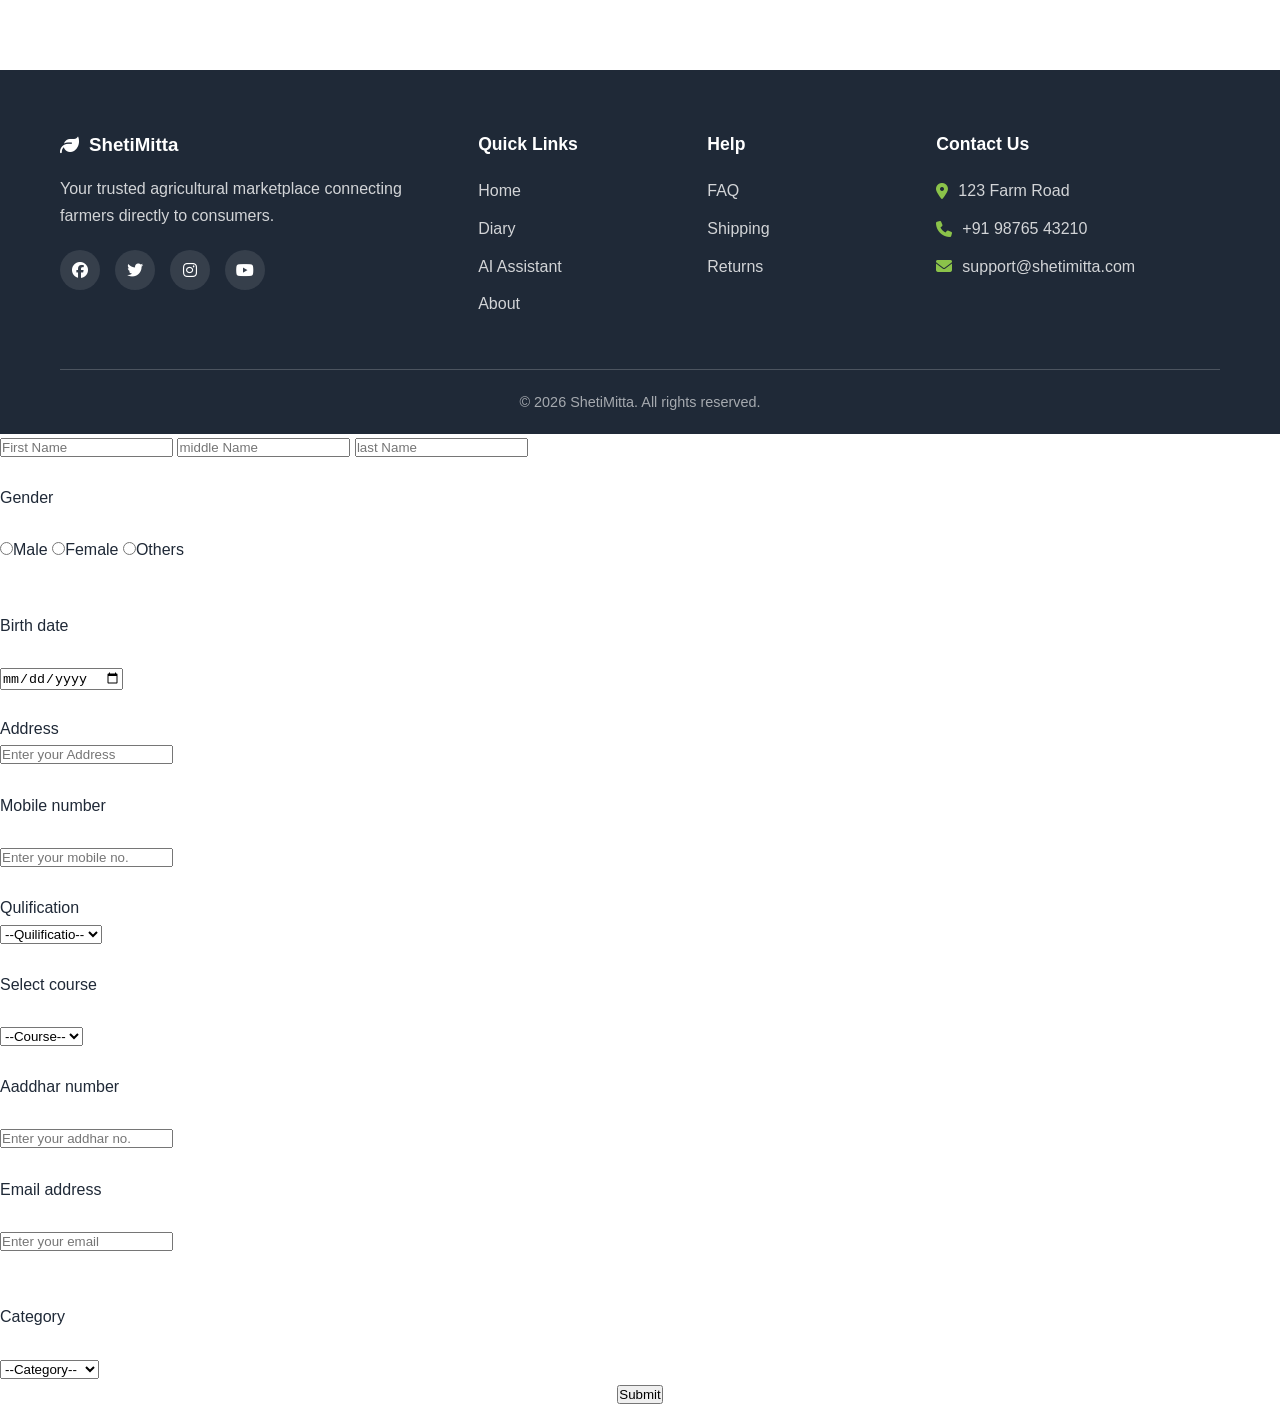
<file: form.html>
<!DOCTYPE html>
<html lang="en">
<head>
    <meta charset="UTF-8">
    <meta name="viewport" content="width=device-width, initial-scale=1.0">
    <title>Get Started - ShetiMitta</title>
    <link rel="stylesheet" href="style.css">
    <link rel="icon" type="image/x-icon" href="data:image/svg+xml,<svg xmlns='http://www.w3.org/2000/svg' viewBox='0 0 100 100'><text y='50' font-size='50'>🌾</text></svg>">
    <link rel="stylesheet" href="https://cdnjs.cloudflare.com/ajax/libs/font-awesome/6.4.0/css/all.min.css">
</head>
<body>
    <!-- Navigation Bar -->
    <nav class="navbar">
        <div class="container">
            <div class="logo" onclick="navigateTo('index.html')">
                <i class="fas fa-leaf"></i> ShetiMitta
            </div>
            <button class="hamburger" id="hamburger">
                <span></span>
                <span></span>
                <span></span>
            </button>
            <ul class="nav-links" id="navLinks">
                <li><a href="index.html" data-page="home">Home</a></li>
                <li><a href="#myProducts" data-page="products">My Products</a></li>
                <li><a href="index.html#market">Directory</a></li>
                <li><a href="diary.html" data-page="diary">Diary</a></li>
                <li><a href="ai.html" data-page="ai">AI Assistant</a></li>
                <li><a href="about.html" data-page="about">About</a></li>
                <li class="nav-right">
                    <div class="notification-icon" onclick="toggleNotifications()">
                        <i class="fas fa-bell"></i>
                        <span class="notification-badge">3</span>
                    </div>
                </li>
                <li class="nav-right">
                    <div class="auth-buttons" id="authSection">
                        <a href="login.html" class="btn-login">Login</a>
                    </div>
                </li>
            </ul>
        </div>
    </nav>

    <!-- Form Hero -->
    <section class="form-hero">
        <div class="container">
            <h1>Get Started</h1>
            <p>Join ShetiMitta and transform your farming business</p>
        </div>
    </section>

    <!-- Form Section -->
    <section class="form-main">
        <div class="container">
            <div class="form-container">
                <h2>Farmer Registration</h2>
                <form id="registrationForm" onsubmit="handleRegistration(event)">
                    <div class="form-row">
                        <div class="form-group">
                            <label for="firstName">First Name *</label>
                            <input type="text" id="firstName" placeholder="Enter your first name" required>
                        </div>
                        <div class="form-group">
                            <label for="lastName">Last Name *</label>
                            <input type="text" id="lastName" placeholder="Enter your last name" required>
                        </div>
                    </div>
                    <div class="form-group">
                        <label for="email">Email Address *</label>
                        <input type="email" id="email" placeholder="Enter your email" required>
                    </div>
                    <div class="form-group">
                        <label for="phone">Phone Number *</label>
                        <input type="tel" id="phone" placeholder="Enter your phone number" required>
                    </div>
                    <div class="form-group">
                        <label for="farmName">Farm Name</label>
                        <input type="text" id="farmName" placeholder="Enter your farm name">
                    </div>
                    <div class="form-group">
                        <label for="farmLocation">Farm Location</label>
                        <input type="text" id="farmLocation" placeholder="Enter your farm location">
                    </div>
                    <div class="form-group">
                        <label for="farmSize">Farm Size (acres)</label>
                        <input type="number" id="farmSize" placeholder="Enter farm size">
                    </div>
                    <div class="form-group">
                        <label for="primaryCrops">Primary Crops</label>
                        <input type="text" id="primaryCrops" placeholder="e.g., Wheat, Rice, Vegetables">
                    </div>
                    <div class="form-group">
                        <label for="message">Additional Message</label>
                        <textarea id="message" placeholder="Tell us more about your farm..." rows="4"></textarea>
                    </div>
                    <div class="form-submit">
                        <button type="submit" class="btn-primary">
                            <i class="fas fa-paper-plane"></i> Submit Registration
                        </button>
                    </div>
                </form>
            </div>
        </div>
    </section>

    <!-- Footer -->
    <footer class="footer">
        <div class="container">
            <div class="footer-grid">
                <div class="footer-brand">
                    <h3><i class="fas fa-leaf"></i> ShetiMitta</h3>
                    <p>Your trusted agricultural marketplace connecting farmers directly to consumers.</p>
                    <div class="social-links">
                        <a href="#"><i class="fab fa-facebook"></i></a>
                        <a href="#"><i class="fab fa-twitter"></i></a>
                        <a href="#"><i class="fab fa-instagram"></i></a>
                        <a href="#"><i class="fab fa-youtube"></i></a>
                    </div>
                </div>
                <div class="footer-links">
                    <h4>Quick Links</h4>
                    <ul>
                        <li><a href="index.html">Home</a></li>
                        <li><a href="diary.html">Diary</a></li>
                        <li><a href="ai.html">AI Assistant</a></li>
                        <li><a href="about.html">About</a></li>
                    </ul>
                </div>
                <div class="footer-links">
                    <h4>Help</h4>
                    <ul>
                        <li><a href="#">FAQ</a></li>
                        <li><a href="#">Shipping</a></li>
                        <li><a href="#">Returns</a></li>
                    </ul>
                </div>
                <div class="footer-contact">
                    <h4>Contact Us</h4>
                    <ul>
                        <li><i class="fas fa-map-marker-alt"></i> 123 Farm Road</li>
                        <li><i class="fas fa-phone"></i> +91 98765 43210</li>
                        <li><i class="fas fa-envelope"></i> support@shetimitta.com</li>
                    </ul>
                </div>
            </div>
            <div class="footer-bottom">
                <p>&copy; 2026 ShetiMitta. All rights reserved.</p>
            </div>
        </div>
    </footer>

    <script src="script.js"></script>
    <script>
        function handleRegistration(event) {
            event.preventDefault();
            
            const firstName = document.getElementById('firstName').value;
            const lastName = document.getElementById('lastName').value;
            const email = document.getElementById('email').value;
            
            if (firstName && lastName && email) {
                alert(`Thank you ${firstName}! Your registration has been submitted successfully. We will contact you soon.`);
                document.getElementById('registrationForm').reset();
            }
        }
    </script>
</body>
</html>
  <input type="name" name="name" placeholder="First Name">
   <input type="name" name="name" placeholder="middle Name">
   <input type="name" name="name" placeholder="last Name">
  <br>
  <br>
  Gender
  <br>
  <br>
  <div id="re">
  <input type="radio" name="gender">Male
    <input type="radio" name="gender">Female
    <input type="radio" name="gender">Others</div>
  <br>
  <br>
  Birth date<br>
  <br>
   <input type="date" name="date" placeholder="Enter your birth date">
  <br>
  <br>
  Address
  <br>
  <input type="text" name="text" placeholder="Enter your Address">
  <br>
  <br>
    Mobile number
    <br>
    <br>
    <input type="text" name="maobile number" placeholder="Enter your mobile no.">
    <br>
    <br>
  Qulification<br>

  <select>
    <option>--Quilificatio--</option>
    <option>SSC</option>
    <option>HSC</option>
  </select>
  <br>
  <br>
  Select course
  <br>
  <br>
 <select>
    <option>--Course--</option>
    <option>BBA</option>
    <option>BCA</option>
    <option>B.Sc</option>
    <option>B.com</option>
  </select>
  <br>
  <br>
    Aaddhar number
    <br>
    <br>
    <input type="text" name="Aaddhar number" placeholder="Enter your addhar no.">
    <br>
    <br>
    Email address
    <br>
    <br>
    <input type="email" name="Email address" placeholder="Enter your email">
    <br>
    <br>
    <br>
    Category
    <br>
    <br>
    <select>
      <option>--Category--</option>
      <option>Open/Genral</option>
      <option>OBC</option>
      <option>SBC</option>
      <optin>NBC</optin>
      <option>SC/ST</option>
    </select>
 <center>
<button class="v">Submit</button>
</center>
  </fieldset>
</form>
</body>
</html>
</file>
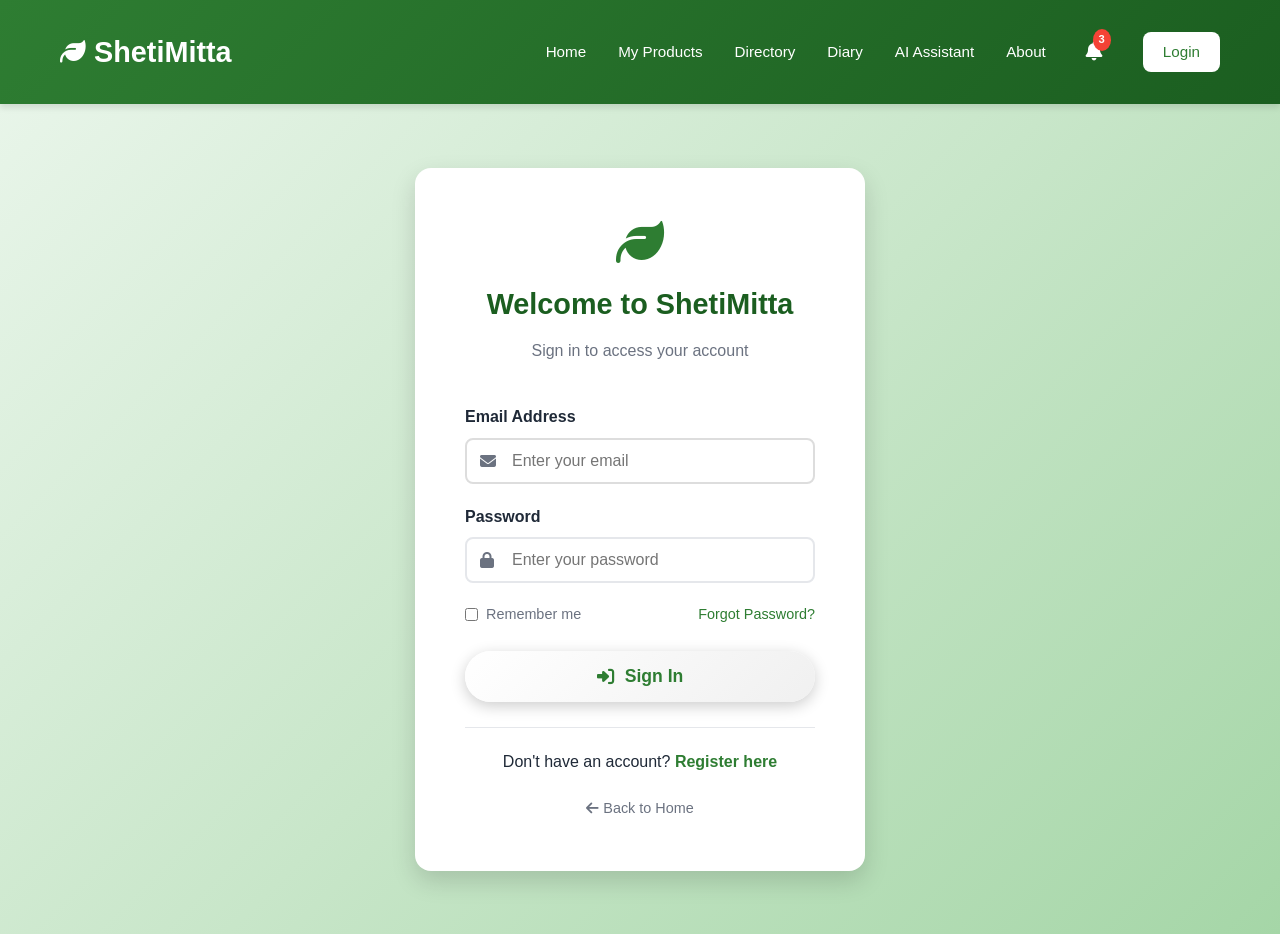
<file: login.html>
<!DOCTYPE html>
<html lang="en">
<head>
    <meta charset="UTF-8">
    <meta name="viewport" content="width=device-width, initial-scale=1.0">
    <title>Login - ShetiMitta</title>
    <link rel="stylesheet" href="style.css">
    <link rel="icon" type="image/x-icon" href="data:image/svg+xml,<svg xmlns='http://www.w3.org/2000/svg' viewBox='0 0 100 100'><text y='50' font-size='50'>🌾</text></svg>">
    <link rel="stylesheet" href="https://cdnjs.cloudflare.com/ajax/libs/font-awesome/6.4.0/css/all.min.css">
</head>
<body>
    <!-- Navigation Bar -->
    <nav class="navbar">
        <div class="container">
            <div class="logo" onclick="navigateTo('index.html')">
                <i class="fas fa-leaf"></i> ShetiMitta
            </div>
            <button class="hamburger" id="hamburger">
                <span></span>
                <span></span>
                <span></span>
            </button>
            <ul class="nav-links" id="navLinks">
                <li><a href="index.html" data-page="home">Home</a></li>
                <li><a href="#myProducts" data-page="products">My Products</a></li>
                <li><a href="index.html#market">Directory</a></li>
                <li><a href="diary.html" data-page="diary">Diary</a></li>
                <li><a href="ai.html" data-page="ai">AI Assistant</a></li>
                <li><a href="about.html" data-page="about">About</a></li>
                <li class="nav-right">
                    <div class="notification-icon" onclick="toggleNotifications()">
                        <i class="fas fa-bell"></i>
                        <span class="notification-badge">3</span>
                    </div>
                </li>
                <li class="nav-right">
                    <div class="auth-buttons" id="authSection">
                        <a href="login.html" class="btn-login active">Login</a>
                    </div>
                </li>
            </ul>
        </div>
    </nav>

    <!-- Login Page -->
    <section class="login-page">
        <div class="login-container">
            <div class="login-header">
                <i class="fas fa-leaf"></i>
                <h1>Welcome to ShetiMitta</h1>
                <p>Sign in to access your account</p>
            </div>
            
            <form class="login-form" id="loginForm" onsubmit="handleLogin(event)">
                <div class="form-group">
                    <label for="loginEmail">Email Address</label>
                    <div class="input-with-icon">
                        <i class="fas fa-envelope"></i>
                        <input type="email" id="loginEmail" placeholder="Enter your email" required>
                    </div>
                </div>
                
                <div class="form-group">
                    <label for="loginPassword">Password</label>
                    <div class="input-with-icon">
                        <i class="fas fa-lock"></i>
                        <input type="password" id="loginPassword" placeholder="Enter your password" required>
                    </div>
                </div>
                
                <div class="form-options">
                    <label class="checkbox-label">
                        <input type="checkbox">
                        <span>Remember me</span>
                    </label>
                    <a href="#" class="forgot-password">Forgot Password?</a>
                </div>
                
                <button type="submit" class="btn-primary login-btn">
                    <i class="fas fa-sign-in-alt"></i> Sign In
                </button>
            </form>
            
            <div class="login-footer">
                <p>Don't have an account? <a href="form.html">Register here</a></p>
            </div>
            
            <div class="back-home">
                <a href="index.html"><i class="fas fa-arrow-left"></i> Back to Home</a>
            </div>
        </div>
    </section>

    <script src="script.js"></script>
    <script>
        function handleLogin(event) {
            event.preventDefault();
            
            const email = document.getElementById('loginEmail').value;
            const password = document.getElementById('loginPassword').value;
            
            if (email && password) {
                // Store login state
                localStorage.setItem('isLoggedIn', 'true');
                localStorage.setItem('userEmail', email);
                localStorage.setItem('userName', email.split('@')[0]);
                
                alert('Login successful! Redirecting to home...');
                window.location.href = 'index.html';
            }
        }
    </script>
</body>
</html>
</file>
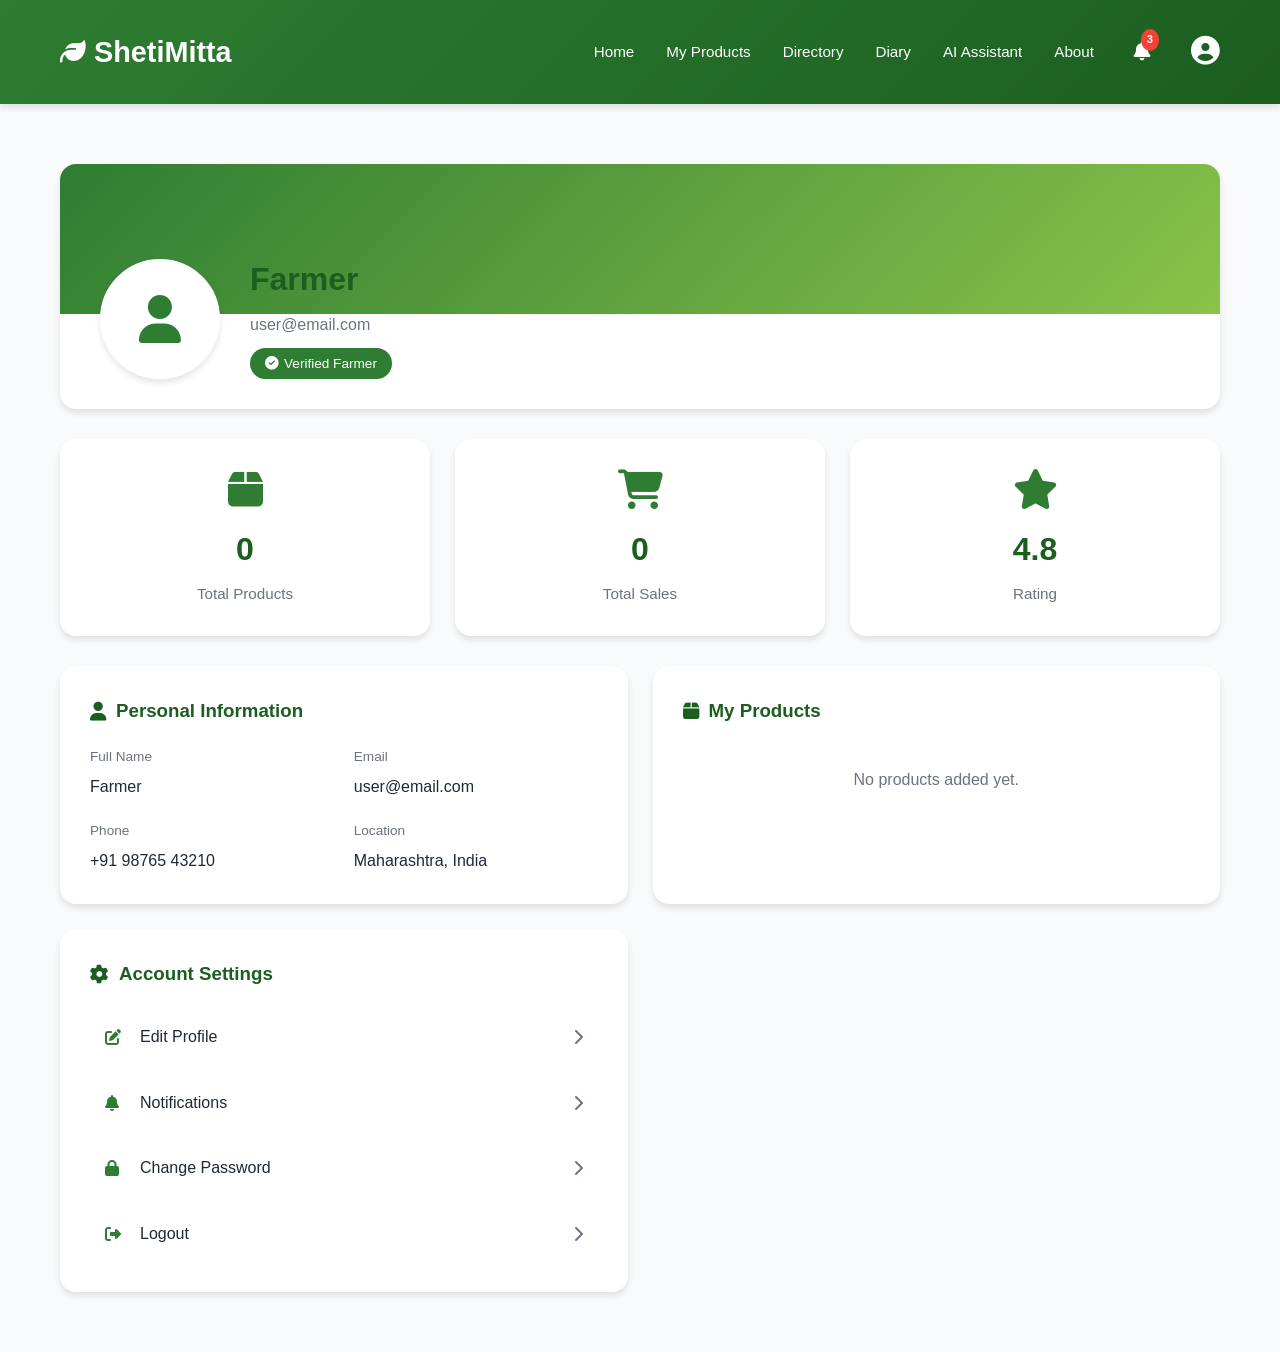
<file: profile.html>
<!DOCTYPE html>
<html lang="en">
<head>
    <meta charset="UTF-8">
    <meta name="viewport" content="width=device-width, initial-scale=1.0">
    <title>Profile - ShetiMitta</title>
    <link rel="stylesheet" href="style.css">
    <link rel="icon" type="image/x-icon" href="data:image/svg+xml,<svg xmlns='http://www.w3.org/2000/svg' viewBox='0 0 100 100'><text y='50' font-size='50'>🌾</text></svg>">
    <link rel="stylesheet" href="https://cdnjs.cloudflare.com/ajax/libs/font-awesome/6.4.0/css/all.min.css">
</head>
<body>
    <!-- Navigation Bar -->
    <nav class="navbar">
        <div class="container">
            <div class="logo" onclick="navigateTo('index.html')">
                <i class="fas fa-leaf"></i> ShetiMitta
            </div>
            <button class="hamburger" id="hamburger">
                <span></span>
                <span></span>
                <span></span>
            </button>
            <ul class="nav-links" id="navLinks">
                <li><a href="index.html" data-page="home">Home</a></li>
                <li><a href="#myProducts" data-page="products">My Products</a></li>
                <li><a href="index.html#market">Directory</a></li>
                <li><a href="diary.html" data-page="diary">Diary</a></li>
                <li><a href="ai.html" data-page="ai">AI Assistant</a></li>
                <li><a href="about.html" data-page="about">About</a></li>
                <li class="nav-right">
                    <div class="notification-icon" onclick="toggleNotifications()">
                        <i class="fas fa-bell"></i>
                        <span class="notification-badge">3</span>
                    </div>
                </li>
                <li class="nav-right">
                    <div class="profile-icon" onclick="navigateTo('profile.html')" style="cursor: pointer;">
                        <i class="fas fa-user-circle" style="font-size: 1.8rem; color: white;"></i>
                    </div>
                </li>
            </ul>
        </div>
    </nav>

    <!-- Profile Page -->
    <section class="profile-page">
        <div class="container">
            <div class="profile-header-section">
                <div class="profile-cover"></div>
                <div class="profile-info-section">
                    <div class="profile-avatar-large">
                        <i class="fas fa-user"></i>
                    </div>
                    <div class="profile-details">
                        <h1 id="profileName">Farmer Name</h1>
                        <p id="profileEmail">farmer@email.com</p>
                        <span class="profile-badge"><i class="fas fa-check-circle"></i> Verified Farmer</span>
                    </div>
                </div>
            </div>
            
            <div class="profile-content">
                <div class="profile-stats">
                    <div class="stat-card">
                        <i class="fas fa-box"></i>
                        <h3 id="totalProducts">0</h3>
                        <p>Total Products</p>
                    </div>
                    <div class="stat-card">
                        <i class="fas fa-shopping-cart"></i>
                        <h3 id="totalSales">0</h3>
                        <p>Total Sales</p>
                    </div>
                    <div class="stat-card">
                        <i class="fas fa-star"></i>
                        <h3>4.8</h3>
                        <p>Rating</p>
                    </div>
                </div>
                
                <div class="profile-sections">
                    <div class="profile-section-card">
                        <h3><i class="fas fa-user"></i> Personal Information</h3>
                        <div class="info-grid">
                            <div class="info-item">
                                <label>Full Name</label>
                                <p id="fullName">John Doe</p>
                            </div>
                            <div class="info-item">
                                <label>Email</label>
                                <p id="userEmail">john@farm.com</p>
                            </div>
                            <div class="info-item">
                                <label>Phone</label>
                                <p>+91 98765 43210</p>
                            </div>
                            <div class="info-item">
                                <label>Location</label>
                                <p>Maharashtra, India</p>
                            </div>
                        </div>
                    </div>
                    
                    <div class="profile-section-card">
                        <h3><i class="fas fa-box"></i> My Products</h3>
                        <div class="profile-products-grid" id="profileProductsGrid">
                            <p class="no-products">No products added yet.</p>
                        </div>
                    </div>
                    
                    <div class="profile-section-card">
                        <h3><i class="fas fa-cog"></i> Account Settings</h3>
                        <div class="settings-list">
                            <a href="#" class="settings-item">
                                <i class="fas fa-edit"></i>
                                <span>Edit Profile</span>
                                <i class="fas fa-chevron-right"></i>
                            </a>
                            <a href="#" class="settings-item">
                                <i class="fas fa-bell"></i>
                                <span>Notifications</span>
                                <i class="fas fa-chevron-right"></i>
                            </a>
                            <a href="#" class="settings-item">
                                <i class="fas fa-lock"></i>
                                <span>Change Password</span>
                                <i class="fas fa-chevron-right"></i>
                            </a>
                            <a href="#" class="settings-item" onclick="handleLogout()">
                                <i class="fas fa-sign-out-alt"></i>
                                <span>Logout</span>
                                <i class="fas fa-chevron-right"></i>
                            </a>
                        </div>
                    </div>
                </div>
            </div>
        </div>
    </section>

    <script src="script.js"></script>
    <script>
        // Load profile data
        document.addEventListener('DOMContentLoaded', function() {
            loadProfileData();
        });
        
        function loadProfileData() {
            // Get user data from localStorage
            const userName = localStorage.getItem('userName') || 'Farmer';
            const userEmail = localStorage.getItem('userEmail') || 'user@email.com';
            
            document.getElementById('profileName').textContent = userName.charAt(0).toUpperCase() + userName.slice(1);
            document.getElementById('profileEmail').textContent = userEmail;
            document.getElementById('fullName').textContent = userName.charAt(0).toUpperCase() + userName.slice(1);
            document.getElementById('userEmail').textContent = userEmail;
            
            // Load products
            const products = JSON.parse(localStorage.getItem('shetiProducts')) || [];
            document.getElementById('totalProducts').textContent = products.length;
            document.getElementById('totalSales').textContent = products.length * 5; // Mock sales
            
            // Display products
            const grid = document.getElementById('profileProductsGrid');
            if (products.length > 0) {
                grid.innerHTML = '';
                products.forEach(product => {
                    const card = document.createElement('div');
                    card.className = 'profile-product-card';
                    card.innerHTML = `
                        <div class="product-info">
                            <h4>${product.name}</h4>
                            <span class="product-type">${product.type}</span>
                        </div>
                        <div class="product-price">₹${product.price}/kg</div>
                        <div class="product-qty">${product.quantity} kg</div>
                    `;
                    grid.appendChild(card);
                });
            }
        }
    </script>
</body>
</html>
</file>
<file: style.css>
/* ============================================
   SHETIMITTA - SMART AGRICULTURE MARKETPLACE
   ============================================ */

* {
    margin: 0;
    padding: 0;
    box-sizing: border-box;
}

:root {
    --primary-color: #2e7d32;
    --primary-light: #4caf50;
    --primary-dark: #1b5e20;
    --secondary-color: #388e3c;
    --accent-color: #8bc34a;
    --text-color: #1f2937;
    --text-light: #6b7280;
    --light-bg: #f9fafb;
    --white: #ffffff;
    --shadow: 0 4px 6px rgba(0, 0, 0, 0.1);
    --shadow-lg: 0 10px 25px rgba(0, 0, 0, 0.15);
    --shadow-md: 0 6px 15px rgba(0, 0, 0, 0.1);
    --transition: all 0.3s ease;
    --border-radius: 12px;
    --border-radius-lg: 16px;
    --border-radius-sm: 8px;
}

html {
    scroll-behavior: smooth;
}

body {
    font-family: 'Segoe UI', Tahoma, Geneva, Verdana, sans-serif;
    color: var(--text-color);
    line-height: 1.6;
    overflow-x: hidden;
    background-color: var(--white);
}

h1, h2, h3, h4, h5, h6 {
    color: var(--primary-dark);
    font-weight: 700;
    margin-bottom: 15px;
}

h2 {
    font-size: 2.2rem;
    margin-bottom: 40px;
    text-align: center;
    position: relative;
}

h2::after {
    content: '';
    display: block;
    width: 60px;
    height: 4px;
    background: linear-gradient(90deg, var(--primary-color), var(--accent-color));
    margin: 15px auto 0;
    border-radius: 2px;
}

p {
    font-size: 1rem;
    line-height: 1.7;
    color: var(--text-color);
}

a {
    text-decoration: none;
    color: inherit;
}

.container {
    max-width: 1200px;
    margin: 0 auto;
    padding: 0 20px;
}

/* ============================================
   NAVIGATION BAR
   ============================================ */

.navbar {
    background: linear-gradient(135deg, var(--primary-color), var(--primary-dark));
    box-shadow: var(--shadow);
    position: sticky;
    top: 0;
    z-index: 1000;
    transition: var(--transition);
    padding: 0.8rem 0;
}

.navbar .container {
    display: flex;
    justify-content: space-between;
    align-items: center;
    padding: 0 20px;
}

.logo {
    font-size: 1.8rem;
    font-weight: 800;
    color: var(--white);
    cursor: pointer;
    transition: var(--transition);
    display: flex;
    align-items: center;
    gap: 8px;
}

.logo:hover {
    transform: scale(1.05);
}

.logo i {
    font-size: 1.6rem;
}

.nav-links {
    display: flex;
    list-style: none;
    gap: 1.5rem;
    align-items: center;
}

.nav-links a {
    text-decoration: none;
    color: rgba(255, 255, 255, 0.9);
    font-weight: 500;
    font-size: 0.95rem;
    transition: var(--transition);
    position: relative;
    padding: 8px 12px;
    border-radius: 8px;
}

.nav-links a:hover,
.nav-links a.active {
    color: var(--white);
    background: rgba(255, 255, 255, 0.2);
}

.nav-links a::after {
    display: none;
}

.nav-links a:hover::after,
.nav-links a.active::after {
    width: 100%;
}

.nav-right {
    display: flex;
    align-items: center;
    gap: 1rem;
}

/* Notification Icon */
.notification-icon {
    position: relative;
    cursor: pointer;
    padding: 8px;
    color: var(--white);
    font-size: 1.2rem;
    transition: var(--transition);
}

.notification-icon:hover {
    transform: scale(1.1);
}

.notification-badge {
    position: absolute;
    top: 0;
    right: 0;
    background: #f44336;
    color: white;
    font-size: 0.7rem;
    padding: 2px 6px;
    border-radius: 50%;
    font-weight: 600;
}

/* Auth Buttons */
.auth-buttons {
    display: flex;
    align-items: center;
}

.btn-login {
    background: var(--white);
    color: var(--primary-color);
    border: none;
    padding: 10px 24px;
    border-radius: 25px;
    font-weight: 600;
    cursor: pointer;
    transition: var(--transition);
    font-size: 0.9rem;
}

.btn-login:hover {
    background: var(--accent-color);
    color: var(--white);
    transform: translateY(-2px);
    box-shadow: var(--shadow);
}

/* Profile Dropdown */
.profile-dropdown {
    position: absolute;
    top: 70px;
    right: 20px;
    background: var(--white);
    border-radius: var(--border-radius);
    box-shadow: var(--shadow-lg);
    min-width: 250px;
    z-index: 1001;
    overflow: hidden;
    animation: slideDown 0.3s ease;
}

@keyframes slideDown {
    from {
        opacity: 0;
        transform: translateY(-10px);
    }
    to {
        opacity: 1;
        transform: translateY(0);
    }
}

.profile-header {
    display: flex;
    align-items: center;
    gap: 12px;
    padding: 20px;
    background: linear-gradient(135deg, var(--primary-color), var(--primary-dark));
    color: var(--white);
}

.profile-avatar {
    width: 50px;
    height: 50px;
    background: rgba(255, 255, 255, 0.2);
    border-radius: 50%;
    display: flex;
    align-items: center;
    justify-content: center;
    font-size: 1.5rem;
}

.profile-info h4 {
    color: var(--white);
    margin-bottom: 2px;
    font-size: 1rem;
}

.profile-info p {
    color: rgba(255, 255, 255, 0.8);
    font-size: 0.85rem;
}

.profile-menu {
    padding: 10px 0;
}

.profile-menu a {
    display: flex;
    align-items: center;
    gap: 12px;
    padding: 12px 20px;
    color: var(--text-color);
    transition: var(--transition);
}

.profile-menu a:hover {
    background: var(--light-bg);
    color: var(--primary-color);
}

.profile-menu i {
    width: 20px;
    color: var(--text-light);
}

/* Hamburger Menu */
.hamburger {
    display: none;
    flex-direction: column;
    background: none;
    border: none;
    cursor: pointer;
    gap: 5px;
    padding: 5px;
}

.hamburger span {
    width: 25px;
    height: 3px;
    background: var(--white);
    border-radius: 2px;
    transition: var(--transition);
}

.hamburger.active span:nth-child(1) {
    transform: rotate(45deg) translate(5px, 6px);
}

.hamburger.active span:nth-child(2) {
    opacity: 0;
}

.hamburger.active span:nth-child(3) {
    transform: rotate(-45deg) translate(5px, -6px);
}

/* ============================================
   MODAL
   ============================================ */

.modal {
    display: none;
    position: fixed;
    top: 0;
    left: 0;
    width: 100%;
    height: 100%;
    background: rgba(0, 0, 0, 0.5);
    z-index: 2000;
    justify-content: center;
    align-items: center;
    animation: fadeIn 0.3s ease;
}

.modal.active {
    display: flex;
}

@keyframes fadeIn {
    from { opacity: 0; }
    to { opacity: 1; }
}

.modal-content {
    background: var(--white);
    padding: 40px;
    border-radius: var(--border-radius-lg);
    box-shadow: var(--shadow-lg);
    max-width: 400px;
    width: 90%;
    position: relative;
    animation: slideUp 0.3s ease;
}

@keyframes slideUp {
    from {
        opacity: 0;
        transform: translateY(20px);
    }
    to {
        opacity: 1;
        transform: translateY(0);
    }
}

.close-modal {
    position: absolute;
    top: 15px;
    right: 20px;
    font-size: 1.8rem;
    cursor: pointer;
    color: var(--text-light);
    transition: var(--transition);
}

.close-modal:hover {
    color: var(--primary-color);
}

.modal-content h2 {
    margin-bottom: 25px;
    color: var(--primary-dark);
}

.modal-content .form-group {
    margin-bottom: 20px;
}

.modal-content label {
    display: block;
    margin-bottom: 8px;
    font-weight: 600;
    color: var(--text-color);
}

.modal-content input {
    width: 100%;
    padding: 12px 15px;
    border: 2px solid #e5e7eb;
    border-radius: var(--border-radius-sm);
    font-size: 1rem;
    transition: var(--transition);
}

.modal-content input:focus {
    outline: none;
    border-color: var(--primary-color);
}

.modal-content .btn-primary {
    width: 100%;
    padding: 14px;
    margin-top: 10px;
}

.register-link {
    text-align: center;
    margin-top: 20px;
    color: var(--text-light);
}

.register-link a {
    color: var(--primary-color);
    font-weight: 600;
}

/* ============================================
   HERO SECTION
   ============================================ */

.hero {
    position: relative;
    min-height: 85vh;
    display: flex;
    align-items: center;
    padding: 80px 20px;
    overflow: hidden;
}

.hero-content {
    max-width: 600px;
    z-index: 2;
    position: relative;
}

.hero h1 {
    font-size: 3.5rem;
    color: var(--primary-dark);
    margin-bottom: 20px;
    line-height: 1.2;
}

.hero p {
    font-size: 1.2rem;
    color: var(--text-light);
    margin-bottom: 30px;
    line-height: 1.8;
}

.btn-primary {
    background: linear-gradient(135deg, var(--primary-color), var(--primary-dark));
    color: var(--white);
    border: none;
    padding: 15px 35px;
    border-radius: 30px;
    font-size: 1rem;
    font-weight: 600;
    cursor: pointer;
    transition: var(--transition);
    box-shadow: var(--shadow);
}

.btn-primary:hover {
    transform: translateY(-3px);
    box-shadow: var(--shadow-lg);
}

.hero-image {
    position: absolute;
    right: 5%;
    top: 50%;
    transform: translateY(-50%);
    width: 450px;
    height: 450px;
    z-index: 1;
}

.basket-container {
    width: 100%;
    height: 100%;
    position: relative;
    animation: float 6s ease-in-out infinite;
}

@keyframes float {
    0%, 100% { transform: translateY(0); }
    50% { transform: translateY(-20px); }
}

.vegetable {
    position: absolute;
    border-radius: 50%;
    animation: bounce 2s ease-in-out infinite;
}

.vegetable.tomato {
    width: 80px;
    height: 80px;
    background: linear-gradient(135deg, #e53935, #c62828);
    top: 20%;
    left: 30%;
    animation-delay: 0s;
}

.vegetable.carrot {
    width: 60px;
    height: 100px;
    background: linear-gradient(135deg, #ff9800, #f57c00);
    border-radius: 30px;
    top: 40%;
    right: 25%;
    animation-delay: 0.3s;
}

.vegetable.broccoli {
    width: 90px;
    height: 90px;
    background: linear-gradient(135deg, #43a047, #2e7d32);
    border-radius: 50%;
    top: 15%;
    right: 35%;
    animation-delay: 0.6s;
}

.vegetable.corn {
    width: 50px;
    height: 120px;
    background: linear-gradient(135deg, #ffc107, #ffb300);
    border-radius: 25px;
    bottom: 25%;
    left: 20%;
    animation-delay: 0.9s;
}

.vegetable.eggplant {
    width: 70px;
    height: 100px;
    background: linear-gradient(135deg, #7b1fa2, #6a1b9a);
    border-radius: 35px;
    bottom: 20%;
    right: 30%;
    animation-delay: 1.2s;
}

.vegetable.pepper {
    width: 55px;
    height: 85px;
    background: linear-gradient(135deg, #4caf50, #388e3c);
    border-radius: 25px;
    top: 50%;
    left: 45%;
    animation-delay: 1.5s;
}

@keyframes bounce {
    0%, 100% { transform: translateY(0) rotate(0deg); }
    50% { transform: translateY(-15px) rotate(5deg); }
}

.hero-background {
    position: absolute;
    top: 0;
    left: 0;
    width: 100%;
    height: 100%;
    background: linear-gradient(135deg, #e8f5e9 0%, #c8e6c9 50%, #a5d6a7 100%);
    z-index: 0;
}

.hero-background::before {
    content: '';
    position: absolute;
    top: 0;
    left: 0;
    width: 100%;
    height: 100%;
    background-image: url("data:image/svg+xml,%3Csvg width='60' height='60' viewBox='0 0 60 60' xmlns='http://www.w3.org/2000/svg'%3E%3Cg fill='none' fill-rule='evenodd'%3E%3Cg fill='%232e7d32' fill-opacity='0.05'%3E%3Cpath d='M36 34v-4h-2v4h-4v2h4v4h2v-4h4v-2h-4zm0-30V0h-2v4h-4v2h4v4h2V6h4V4h-4zM6 34v-4H4v4H0v2h4v4h2v-4h4v-2H6zM6 4V0H4v4H0v2h4v4h2V6h4V4H6z'/%3E%3C/g%3E%3C/g%3E%3C/svg%3E");
}

/* ============================================
   MARKET SECTION
   ============================================ */

.market-section {
    padding: 80px 0;
    background: var(--white);
}

.product-scroll {
    display: flex;
    gap: 25px;
    overflow-x: auto;
    padding: 20px 0;
    scroll-behavior: smooth;
}

.product-scroll::-webkit-scrollbar {
    height: 8px;
}

.product-scroll::-webkit-scrollbar-track {
    background: var(--light-bg);
    border-radius: 4px;
}

.product-scroll::-webkit-scrollbar-thumb {
    background: var(--primary-color);
    border-radius: 4px;
}

.product-card {
    min-width: 220px;
    background: var(--white);
    border-radius: var(--border-radius-lg);
    box-shadow: var(--shadow);
    padding: 20px;
    text-align: center;
    transition: var(--transition);
    border: 1px solid #e5e7eb;
}

.product-card:hover {
    transform: translateY(-10px);
    box-shadow: var(--shadow-lg);
}

.product-image {
    width: 100%;
    height: 150px;
    border-radius: var(--border-radius);
    overflow: hidden;
    margin-bottom: 15px;
}

.product-image img {
    width: 100%;
    height: 100%;
    object-fit: cover;
    transition: var(--transition);
}

.product-card:hover .product-image img {
    transform: scale(1.1);
}

.product-card h3 {
    font-size: 1.2rem;
    margin-bottom: 8px;
    color: var(--primary-dark);
}

.product-card .price {
    font-size: 1.1rem;
    font-weight: 700;
    color: var(--primary-color);
    margin-bottom: 15px;
}

.btn-view {
    background: var(--primary-color);
    color: var(--white);
    border: none;
    padding: 10px 20px;
    border-radius: 25px;
    font-weight: 600;
    cursor: pointer;
    transition: var(--transition);
    width: 100%;
}

.btn-view:hover {
    background: var(--primary-dark);
    transform: scale(1.05);
}

/* ============================================
   CATEGORY SECTION
   ============================================ */

.category-section {
    padding: 80px 0;
    background: var(--light-bg);
}

.category-grid {
    display: grid;
    grid-template-columns: repeat(auto-fit, minmax(180px, 1fr));
    gap: 25px;
    margin-top: 40px;
}

.category-card {
    background: var(--white);
    border-radius: var(--border-radius-lg);
    padding: 30px 20px;
    text-align: center;
    box-shadow: var(--shadow);
    transition: var(--transition);
    cursor: pointer;
}

.category-card:hover {
    transform: translateY(-8px);
    box-shadow: var(--shadow-lg);
}

.category-icon {
    width: 70px;
    height: 70px;
    background: linear-gradient(135deg, var(--primary-color), var(--accent-color));
    border-radius: 50%;
    display: flex;
    align-items: center;
    justify-content: center;
    margin: 0 auto 20px;
    font-size: 1.8rem;
    color: var(--white);
    transition: var(--transition);
}

.category-card:hover .category-icon {
    transform: rotate(360deg);
}

.category-card h3 {
    font-size: 1.1rem;
    margin-bottom: 8px;
    color: var(--primary-dark);
}

.category-card p {
    font-size: 0.9rem;
    color: var(--text-light);
}

/* ============================================
   FRUITS SECTION
   ============================================ */

.fruits-section {
    padding: 80px 0;
    background: var(--white);
}

.fruits-grid {
    display: grid;
    grid-template-columns: repeat(auto-fit, minmax(220px, 1fr));
    gap: 25px;
    margin-top: 40px;
}

.fruit-card {
    background: var(--white);
    border-radius: var(--border-radius-lg);
    box-shadow: var(--shadow);
    padding: 20px;
    text-align: center;
    transition: var(--transition);
    border: 1px solid #e5e7eb;
}

.fruit-card:hover {
    transform: translateY(-10px);
    box-shadow: var(--shadow-lg);
}

.fruit-image {
    width: 100%;
    height: 150px;
    border-radius: var(--border-radius);
    overflow: hidden;
    margin-bottom: 15px;
}

.fruit-image img {
    width: 100%;
    height: 100%;
    object-fit: cover;
    transition: var(--transition);
}

.fruit-card:hover .fruit-image img {
    transform: scale(1.1);
}

.fruit-card h3 {
    font-size: 1.2rem;
    margin-bottom: 8px;
    color: var(--primary-dark);
}

.fruit-card .price {
    font-size: 1.1rem;
    font-weight: 700;
    color: var(--primary-color);
    margin-bottom: 15px;
}

/* ============================================
   MY PRODUCTS SECTION
   ============================================ */

.my-products-section {
    padding: 80px 0;
    background: var(--light-bg);
}

.products-layout {
    display: grid;
    grid-template-columns: 1fr 1fr;
    gap: 40px;
    margin-bottom: 50px;
}

.product-form-container {
    background: var(--white);
    border-radius: var(--border-radius-lg);
    padding: 30px;
    box-shadow: var(--shadow);
}

.product-form-container h3 {
    margin-bottom: 25px;
    color: var(--primary-dark);
}

.form-group {
    margin-bottom: 20px;
}

.form-group label {
    display: block;
    margin-bottom: 8px;
    font-weight: 600;
    color: var(--text-color);
}

.form-group input,
.form-group select {
    width: 100%;
    padding: 12px 15px;
    border: 2px solid #e5e7eb;
    border-radius: var(--border-radius-sm);
    font-size: 1rem;
    transition: var(--transition);
}

.form-group input:focus,
.form-group select:focus {
    outline: none;
    border-color: var(--primary-color);
}

/* Analytics */
.analytics-container {
    background: var(--white);
    border-radius: var(--border-radius-lg);
    padding: 30px;
    box-shadow: var(--shadow);
}

.analytics-container h3 {
    margin-bottom: 25px;
    color: var(--primary-dark);
}

.charts-grid {
    display: grid;
    grid-template-columns: 1fr 1fr;
    gap: 20px;
}

.chart-card {
    background: var(--light-bg);
    border-radius: var(--border-radius);
    padding: 20px;
    text-align: center;
}

.chart-card h4 {
    font-size: 1rem;
    margin-bottom: 15px;
    color: var(--primary-dark);
}

.chart-card canvas {
    max-height: 150px;
}

/* Product Preview */
.product-preview-section h3 {
    margin-bottom: 25px;
    color: var(--primary-dark);
}

.product-preview-grid {
    display: grid;
    grid-template-columns: repeat(auto-fit, minmax(250px, 1fr));
    gap: 25px;
}

.product-preview-card {
    background: var(--white);
    border-radius: var(--border-radius-lg);
    box-shadow: var(--shadow);
    padding: 20px;
    transition: var(--transition);
}

.product-preview-card:hover {
    transform: translateY(-5px);
    box-shadow: var(--shadow-lg);
}

.product-preview-header {
    display: flex;
    justify-content: space-between;
    align-items: center;
    margin-bottom: 15px;
}

.product-preview-header h4 {
    font-size: 1.1rem;
    color: var(--primary-dark);
}

.product-type-badge {
    background: var(--primary-color);
    color: var(--white);
    padding: 4px 12px;
    border-radius: 15px;
    font-size: 0.8rem;
    font-weight: 600;
}

.product-preview-details {
    display: flex;
    justify-content: space-between;
    margin-bottom: 10px;
}

.product-preview-details span {
    color: var(--text-light);
    font-size: 0.9rem;
}

.product-preview-details strong {
    color: var(--primary-color);
}

.product-preview-date {
    font-size: 0.85rem;
    color: var(--text-light);
    margin-top: 10px;
    padding-top: 10px;
    border-top: 1px solid #e5e7eb;
}

/* ============================================
   FOOTER
   ============================================ */

.footer {
    background: linear-gradient(135deg, var(--primary-dark), #0d3d12);
    color: var(--white);
    padding: 60px 0 20px;
}

.footer-grid {
    display: grid;
    grid-template-columns: 2fr 1fr 1fr 1.5fr;
    gap: 40px;
    margin-bottom: 40px;
}

.footer-brand h3 {
    color: var(--white);
    display: flex;
    align-items: center;
    gap: 10px;
    margin-bottom: 15px;
}

.footer-brand p {
    color: rgba(255, 255, 255, 0.8);
    margin-bottom: 20px;
    line-height: 1.7;
}

.social-links {
    display: flex;
    gap: 15px;
}

.social-links a {
    width: 40px;
    height: 40px;
    background: rgba(255, 255, 255, 0.1);
    border-radius: 50%;
    display: flex;
    align-items: center;
    justify-content: center;
    transition: var(--transition);
    color: var(--white);
}

.social-links a:hover {
    background: var(--accent-color);
    transform: translateY(-3px);
}

.footer-links h4,
.footer-contact h4 {
    color: var(--white);
    margin-bottom: 20px;
    font-size: 1.1rem;
}

.footer-links ul,
.footer-contact ul {
    list-style: none;
}

.footer-links li,
.footer-contact li {
    margin-bottom: 12px;
    color: rgba(255, 255, 255, 0.8);
    display: flex;
    align-items: center;
    gap: 10px;
}

.footer-links a {
    color: rgba(255, 255, 255, 0.8);
    transition: var(--transition);
}

.footer-links a:hover {
    color: var(--accent-color);
    padding-left: 5px;
}

.footer-contact i {
    color: var(--accent-color);
}

.footer-bottom {
    text-align: center;
    padding-top: 20px;
    border-top: 1px solid rgba(255, 255, 255, 0.1);
}

.footer-bottom p {
    color: rgba(255, 255, 255, 0.6);
    font-size: 0.9rem;
}

/* ============================================
   RESPONSIVE DESIGN
   ============================================ */

@media (max-width: 1024px) {
    .hero h1 {
        font-size: 2.8rem;
    }
    
    .hero-image {
        width: 350px;
        height: 350px;
    }
    
    .footer-grid {
        grid-template-columns: 1fr 1fr;
        gap: 30px;
    }
    
    .products-layout {
        grid-template-columns: 1fr;
    }
}

@media (max-width: 768px) {
    .hamburger {
        display: flex;
    }
    
    .nav-links {
        position: fixed;
        top: 70px;
        left: -100%;
        width: 100%;
        background: var(--primary-dark);
        flex-direction: column;
        padding: 20px;
        transition: var(--transition);
    }
    
    .nav-links.active {
        left: 0;
    }
    
    .hero {
        flex-direction: column;
        text-align: center;
        padding-top: 120px;
    }
    
    .hero-content {
        max-width: 100%;
    }
    
    .hero h1 {
        font-size: 2.2rem;
    }
    
    .hero-image {
        position: relative;
        right: auto;
        top: auto;
        transform: none;
        width: 300px;
        height: 300px;
        margin: 40px auto 0;
    }
    
    .footer-grid {
        grid-template-columns: 1fr;
        text-align: center;
    }
    
    .social-links {
        justify-content: center;
    }
    
    .charts-grid {
        grid-template-columns: 1fr;
    }
    
    .category-grid {
        grid-template-columns: repeat(2, 1fr);
    }
}

@media (max-width: 480px) {
    .logo {
        font-size: 1.4rem;
    }
    
    .hero h1 {
        font-size: 1.8rem;
    }
    
    h2 {
        font-size: 1.6rem;
    }
    
    .category-grid {
        grid-template-columns: 1fr;
    }
    
    .fruits-grid {
        grid-template-columns: 1fr;
    }
}

/* ============================================
   DIARY PAGE STYLES
   ============================================ */

.diary-hero {
    background: linear-gradient(135deg, var(--primary-color), var(--primary-dark));
    color: var(--white);
    padding: 80px 20px;
    text-align: center;
}

.diary-hero h1 {
    color: var(--white);
    font-size: 2.5rem;
    margin-bottom: 15px;
}

.diary-hero p {
    color: rgba(255, 255, 255, 0.9);
    font-size: 1.1rem;
}

.diary-main {
    padding: 60px 0;
    background: var(--light-bg);
}

.diary-layout {
    display: grid;
    grid-template-columns: 1fr 1.5fr;
    gap: 40px;
}

.diary-form-container {
    background: var(--white);
    border-radius: var(--border-radius-lg);
    padding: 30px;
    box-shadow: var(--shadow);
    height: fit-content;
}

.diary-form-container h3 {
    margin-bottom: 25px;
    color: var(--primary-dark);
    display: flex;
    align-items: center;
    gap: 10px;
}

.diary-notes-container {
    background: var(--white);
    border-radius: var(--border-radius-lg);
    padding: 30px;
    box-shadow: var(--shadow);
}

.diary-header {
    display: flex;
    justify-content: space-between;
    align-items: center;
    margin-bottom: 25px;
}

.diary-header h3 {
    color: var(--primary-dark);
}

.diary-filter select {
    padding: 10px 15px;
    border: 2px solid #e5e7eb;
    border-radius: var(--border-radius-sm);
    font-size: 0.95rem;
    cursor: pointer;
}

.notes-list {
    display: flex;
    flex-direction: column;
    gap: 20px;
}

.note-card {
    background: var(--light-bg);
    border-radius: var(--border-radius);
    padding: 20px;
    position: relative;
    transition: var(--transition);
}

.note-card:hover {
    box-shadow: var(--shadow);
}

.note-header {
    display: flex;
    justify-content: space-between;
    align-items: center;
    margin-bottom: 12px;
}

.note-category {
    background: var(--primary-color);
    color: var(--white);
    padding: 4px 12px;
    border-radius: 15px;
    font-size: 0.8rem;
    font-weight: 600;
}

.note-date {
    color: var(--text-light);
    font-size: 0.9rem;
}

.note-card h4 {
    font-size: 1.1rem;
    margin-bottom: 10px;
    color: var(--primary-dark);
}

.note-card p {
    color: var(--text-color);
    line-height: 1.6;
}

.btn-delete {
    position: absolute;
    top: 15px;
    right: 15px;
    background: none;
    border: none;
    color: #f44336;
    cursor: pointer;
    font-size: 1rem;
    opacity: 0.6;
    transition: var(--transition);
}

.btn-delete:hover {
    opacity: 1;
    transform: scale(1.1);
}

.no-notes {
    text-align: center;
    color: var(--text-light);
    padding: 40px;
    font-size: 1.1rem;
}

/* ============================================
   AI ASSISTANT PAGE STYLES
   ============================================ */

.ai-hero {
    background: linear-gradient(135deg, var(--primary-color), var(--primary-dark));
    color: var(--white);
    padding: 80px 20px;
    text-align: center;
}

.ai-hero h1 {
    color: var(--white);
    font-size: 2.5rem;
    margin-bottom: 15px;
}

.ai-hero p {
    color: rgba(255, 255, 255, 0.9);
    font-size: 1.1rem;
}

.ai-main {
    padding: 60px 0;
    background: var(--light-bg);
    min-height: 60vh;
}

.chat-container {
    max-width: 800px;
    margin: 0 auto;
    background: var(--white);
    border-radius: var(--border-radius-lg);
    box-shadow: var(--shadow);
    overflow: hidden;
}

.chat-header {
    background: linear-gradient(135deg, var(--primary-color), var(--primary-dark));
    color: var(--white);
    padding: 20px 30px;
    display: flex;
    align-items: center;
    gap: 15px;
}

.chat-header i {
    font-size: 1.8rem;
}

.chat-header h3 {
    color: var(--white);
    margin: 0;
}

.chat-messages {
    height: 400px;
    overflow-y: auto;
    padding: 20px;
    background: var(--light-bg);
}

.message {
    display: flex;
    margin-bottom: 20px;
    animation: slideIn 0.3s ease;
}

@keyframes slideIn {
    from {
        opacity: 0;
        transform: translateY(10px);
    }
    to {
        opacity: 1;
        transform: translateY(0);
    }
}

.message.ai {
    justify-content: flex-start;
}

.message.user {
    justify-content: flex-end;
}

.message-bubble {
    max-width: 70%;
    padding: 15px 20px;
    border-radius: 18px;
    line-height: 1.5;
}

.message.ai .message-bubble {
    background: var(--white);
    color: var(--text-color);
    border-bottom-left-radius: 4px;
    box-shadow: var(--shadow);
}

.message.user .message-bubble {
    background: var(--primary-color);
    color: var(--white);
    border-bottom-right-radius: 4px;
}

.message-time {
    font-size: 0.75rem;
    margin-top: 5px;
    opacity: 0.7;
}

.chat-input-container {
    padding: 20px;
    background: var(--white);
    border-top: 1px solid #e5e7eb;
    display: flex;
    gap: 15px;
}

.chat-input-container input {
    flex: 1;
    padding: 15px 20px;
    border: 2px solid #e5e7eb;
    border-radius: 30px;
    font-size: 1rem;
    transition: var(--transition);
}

.chat-input-container input:focus {
    outline: none;
    border-color: var(--primary-color);
}

.chat-input-container button {
    background: var(--primary-color);
    color: var(--white);
    border: none;
    width: 50px;
    height: 50px;
    border-radius: 50%;
    cursor: pointer;
    transition: var(--transition);
    font-size: 1.2rem;
}

.chat-input-container button:hover {
    background: var(--primary-dark);
    transform: scale(1.1);
}

/* ============================================
   ABOUT PAGE STYLES
   ============================================ */

.about-hero {
    background: linear-gradient(135deg, var(--primary-color), var(--primary-dark));
    color: var(--white);
    padding: 80px 20px;
    text-align: center;
}

.about-hero h1 {
    color: var(--white);
    font-size: 2.5rem;
    margin-bottom: 15px;
}

.about-hero p {
    color: rgba(255, 255, 255, 0.9);
    font-size: 1.1rem;
}

.about-main {
    padding: 60px 0;
    background: var(--white);
}

.about-section {
    margin-bottom: 50px;
}

.about-section h2 {
    color: var(--primary-dark);
    margin-bottom: 30px;
}

.about-grid {
    display: grid;
    grid-template-columns: repeat(auto-fit, minmax(280px, 1fr));
    gap: 30px;
    margin-top: 30px;
}

.about-card {
    background: var(--light-bg);
    border-radius: var(--border-radius-lg);
    padding: 30px;
    text-align: center;
    transition: var(--transition);
}

.about-card:hover {
    transform: translateY(-8px);
    box-shadow: var(--shadow-lg);
}

.about-card-icon {
    width: 80px;
    height: 80px;
    background: linear-gradient(135deg, var(--primary-color), var(--accent-color));
    border-radius: 50%;
    display: flex;
    align-items: center;
    justify-content: center;
    margin: 0 auto 20px;
    font-size: 2rem;
    color: var(--white);
}

.about-card h3 {
    color: var(--primary-dark);
    margin-bottom: 15px;
}

.about-card p {
    color: var(--text-light);
    line-height: 1.7;
}

.vision-mission {
    display: grid;
    grid-template-columns: 1fr 1fr;
    gap: 40px;
    margin-top: 40px;
}

.vision-card,
.mission-card {
    background: var(--light-bg);
    border-radius: var(--border-radius-lg);
    padding: 40px;
}

.vision-card h3,
.mission-card h3 {
    color: var(--primary-dark);
    display: flex;
    align-items: center;
    gap: 12px;
    margin-bottom: 20px;
}

.vision-card i,
.mission-card i {
    color: var(--primary-color);
    font-size: 1.5rem;
}

.vision-card p,
.mission-card p {
    color: var(--text-light);
    line-height: 1.8;
}

/* ============================================
   FORM PAGE STYLES
   ============================================ */

.form-hero {
    background: linear-gradient(135deg, var(--primary-color), var(--primary-dark));
    color: var(--white);
    padding: 80px 20px;
    text-align: center;
}

.form-hero h1 {
    color: var(--white);
    font-size: 2.5rem;
    margin-bottom: 15px;
}

.form-hero p {
    color: rgba(255, 255, 255, 0.9);
    font-size: 1.1rem;
}

.form-main {
    padding: 60px 0;
    background: var(--light-bg);
}

.form-container {
    max-width: 700px;
    margin: 0 auto;
    background: var(--white);
    border-radius: var(--border-radius-lg);
    padding: 40px;
    box-shadow: var(--shadow);
}

.form-container h2 {
    color: var(--primary-dark);
    margin-bottom: 30px;
}

.form-row {
    display: grid;
    grid-template-columns: 1fr 1fr;
    gap: 20px;
}

.form-container .form-group {
    margin-bottom: 20px;
}

.form-container label {
    display: block;
    margin-bottom: 8px;
    font-weight: 600;
    color: var(--text-color);
}

.form-container input,
.form-container select,
.form-container textarea {
    width: 100%;
    padding: 12px 15px;
    border: 2px solid #e5e7eb;
    border-radius: var(--border-radius-sm);
    font-size: 1rem;
    transition: var(--transition);
}

.form-container input:focus,
.form-container select:focus,
.form-container textarea:focus {
    outline: none;
    border-color: var(--primary-color);
}

.form-container textarea {
    resize: vertical;
    min-height: 100px;
}

.form-submit {
    text-align: center;
    margin-top: 30px;
}

.form-submit .btn-primary {
    min-width: 200px;
}

/* ============================================
   RESPONSIVE DIARY & AI
   ============================================ */

@media (max-width: 768px) {
    .diary-layout {
        grid-template-columns: 1fr;
    }
    
    .diary-header {
        flex-direction: column;
        gap: 15px;
    }
    
    .vision-mission {
        grid-template-columns: 1fr;
    }
    
    .form-row {
        grid-template-columns: 1fr;
    }
    
    .chat-input-container {
        flex-direction: column;
    }
    
    .chat-input-container button {
        width: 100%;
        border-radius: 30px;
    }
}

/* ============================================
   LOGIN PAGE STYLES
   ============================================ */

.login-page {
    min-height: calc(100vh - 70px);
    background: linear-gradient(135deg, #e8f5e9 0%, #c8e6c9 50%, #a5d6a7 100%);
    display: flex;
    align-items: center;
    justify-content: center;
    padding: 40px 20px;
}

.login-container {
    background: var(--white);
    border-radius: var(--border-radius-lg);
    box-shadow: var(--shadow-lg);
    padding: 50px;
    max-width: 450px;
    width: 100%;
}

.login-header {
    text-align: center;
    margin-bottom: 40px;
}

.login-header i {
    font-size: 3rem;
    color: var(--primary-color);
    margin-bottom: 15px;
}

.login-header h1 {
    font-size: 1.8rem;
    color: var(--primary-dark);
    margin-bottom: 10px;
}

.login-header p {
    color: var(--text-light);
}

.login-form {
    margin-bottom: 25px;
}

.input-with-icon {
    position: relative;
}

.input-with-icon i {
    position: absolute;
    left: 15px;
    top: 50%;
    transform: translateY(-50%);
    color: var(--text-light);
}

.input-with-icon input {
    padding-left: 45px !important;
}

.form-options {
    display: flex;
    justify-content: space-between;
    align-items: center;
    margin-bottom: 25px;
}

.checkbox-label {
    display: flex;
    align-items: center;
    gap: 8px;
    cursor: pointer;
    color: var(--text-light);
    font-size: 0.9rem;
}

.forgot-password {
    color: var(--primary-color);
    font-size: 0.9rem;
    font-weight: 500;
}

.forgot-password:hover {
    text-decoration: underline;
}

.login-btn {
    width: 100%;
    display: flex;
    align-items: center;
    justify-content: center;
    gap: 10px;
}

.login-footer {
    text-align: center;
    padding-top: 20px;
    border-top: 1px solid #e5e7eb;
    color: var(--text-light);
}

.login-footer a {
    color: var(--primary-color);
    font-weight: 600;
}

.back-home {
    text-align: center;
    margin-top: 20px;
}

.back-home a {
    color: var(--text-light);
    font-size: 0.9rem;
}

.back-home a:hover {
    color: var(--primary-color);
}

/* ============================================
   PROFILE PAGE STYLES
   ============================================ */

.profile-page {
    padding: 60px 0;
    background: var(--light-bg);
    min-height: calc(100vh - 70px);
}

.profile-header-section {
    background: var(--white);
    border-radius: var(--border-radius-lg);
    box-shadow: var(--shadow);
    overflow: hidden;
    margin-bottom: 30px;
}

.profile-cover {
    height: 150px;
    background: linear-gradient(135deg, var(--primary-color), var(--accent-color));
}

.profile-info-section {
    display: flex;
    align-items: flex-end;
    padding: 0 40px 30px;
    margin-top: -60px;
    gap: 30px;
}

.profile-avatar-large {
    width: 120px;
    height: 120px;
    background: var(--white);
    border-radius: 50%;
    display: flex;
    align-items: center;
    justify-content: center;
    font-size: 3rem;
    color: var(--primary-color);
    box-shadow: var(--shadow);
    border: 4px solid var(--white);
}

.profile-details h1 {
    font-size: 2rem;
    color: var(--primary-dark);
    margin-bottom: 5px;
}

.profile-details p {
    color: var(--text-light);
    margin-bottom: 10px;
}

.profile-badge {
    display: inline-flex;
    align-items: center;
    gap: 5px;
    background: var(--primary-color);
    color: var(--white);
    padding: 5px 15px;
    border-radius: 20px;
    font-size: 0.85rem;
}

.profile-content {
    display: grid;
    gap: 30px;
}

.profile-stats {
    display: grid;
    grid-template-columns: repeat(3, 1fr);
    gap: 25px;
}

.stat-card {
    background: var(--white);
    border-radius: var(--border-radius-lg);
    padding: 30px;
    text-align: center;
    box-shadow: var(--shadow);
    transition: var(--transition);
}

.stat-card:hover {
    transform: translateY(-5px);
    box-shadow: var(--shadow-lg);
}

.stat-card i {
    font-size: 2.5rem;
    color: var(--primary-color);
    margin-bottom: 15px;
}

.stat-card h3 {
    font-size: 2rem;
    color: var(--primary-dark);
    margin-bottom: 5px;
}

.stat-card p {
    color: var(--text-light);
    font-size: 0.95rem;
}

.profile-sections {
    display: grid;
    grid-template-columns: 1fr 1fr;
    gap: 25px;
}

.profile-section-card {
    background: var(--white);
    border-radius: var(--border-radius-lg);
    padding: 30px;
    box-shadow: var(--shadow);
}

.profile-section-card h3 {
    color: var(--primary-dark);
    margin-bottom: 20px;
    display: flex;
    align-items: center;
    gap: 10px;
}

.info-grid {
    display: grid;
    grid-template-columns: 1fr 1fr;
    gap: 20px;
}

.info-item label {
    display: block;
    color: var(--text-light);
    font-size: 0.85rem;
    margin-bottom: 5px;
}

.info-item p {
    color: var(--text-color);
    font-weight: 500;
}

.profile-products-grid {
    display: grid;
    grid-template-columns: repeat(auto-fit, minmax(200px, 1fr));
    gap: 15px;
}

.profile-product-card {
    background: var(--light-bg);
    border-radius: var(--border-radius);
    padding: 15px;
    display: flex;
    justify-content: space-between;
    align-items: center;
}

.profile-product-card .product-info h4 {
    font-size: 1rem;
    color: var(--primary-dark);
    margin-bottom: 5px;
}

.profile-product-card .product-type {
    font-size: 0.8rem;
    color: var(--text-light);
}

.profile-product-card .product-price {
    color: var(--primary-color);
    font-weight: 600;
}

.profile-product-card .product-qty {
    font-size: 0.85rem;
    color: var(--text-light);
}

.no-products {
    text-align: center;
    color: var(--text-light);
    padding: 20px;
}

.settings-list {
    display: flex;
    flex-direction: column;
    gap: 10px;
}

.settings-item {
    display: flex;
    align-items: center;
    gap: 15px;
    padding: 15px;
    border-radius: var(--border-radius);
    transition: var(--transition);
    color: var(--text-color);
}

.settings-item:hover {
    background: var(--light-bg);
}

.settings-item i:first-child {
    color: var(--primary-color);
    width: 20px;
}

.settings-item span {
    flex: 1;
}

.settings-item i:last-child {
    color: var(--text-light);
}

@media (max-width: 768px) {
    .profile-info-section {
        flex-direction: column;
        align-items: center;
        text-align: center;
    }
    
    .profile-stats {
        grid-template-columns: 1fr;
    }
    
    .profile-sections {
        grid-template-columns: 1fr;
    }
    
    .info-grid {
        grid-template-columns: 1fr;
    }
}
    margin: 0 auto;
    padding: 0 20px;
}

/* ============================================
   NAVIGATION BAR
   ============================================ */

.navbar {
    background: linear-gradient(135deg, var(--primary-color), var(--secondary-color));
    box-shadow: var(--shadow);
    position: sticky;
    top: 0;
    z-index: 1000;
    transition: var(--transition);
}

.navbar .container {
    display: flex;
    justify-content: space-between;
    align-items: center;
    padding: 1rem 20px;
}

.logo {
    font-size: 1.8rem;
    font-weight: bold;
    color: var(--white);
    cursor: pointer;
    transition: var(--transition);
}

.logo:hover {
    transform: scale(1.05);
}

.nav-links {
    display: flex;
    list-style: none;
    gap: 2rem;
    align-items: center;
}

.nav-links a {
    text-decoration: none;
    color: var(--white);
    font-weight: 500;
    transition: var(--transition);
    position: relative;
    padding: 8px 0;
}

.nav-links a:hover,
.nav-links a.active {
    color: var(--white);
}

.nav-links a::after {
    content: '';
    position: absolute;
    bottom: 0;
    left: 0;
    width: 0;
    height: 2px;
    background: var(--white);
    transition: var(--transition);
}

.nav-links a:hover::after,
.nav-links a.active::after {
    width: 100%;
}

/* Hamburger Menu */
.hamburger {
    display: none;
    flex-direction: column;
    background: none;
    border: none;
    cursor: pointer;
    gap: 6px;
}

.hamburger span {
    width: 25px;
    height: 3px;
    background: var(--white);
    border-radius: 2px;
    transition: var(--transition);
}

.hamburger.active span:nth-child(1) {
    transform: rotate(45deg) translate(10px, 10px);
}

.hamburger.active span:nth-child(2) {
    opacity: 0;
}

.hamburger.active span:nth-child(3) {
    transform: rotate(-45deg) translate(8px, -8px);
}

/* Login Button */
.btn-login {
    background: var(--white) !important;
    color: var(--primary-color) !important;
    padding: 8px 20px !important;
    border-radius: 25px;
    font-weight: 600;
}

.btn-login:hover::after {
    display: none;
}

/* ============================================
   HERO SECTION
   ============================================ */

.hero {
    background: linear-gradient(rgba(0, 0, 0, 0.5), rgba(0, 0, 0, 0.5)), url('https://upload.wikimedia.org/wikipedia/commons/0/04/ChatGPT_logo.svg') center/cover no-repeat;
    color: var(--white);
    padding: 100px 20px;
    position: relative;
    overflow: hidden;
    min-height: 600px;
    display: flex;
    align-items: center;
    justify-content: flex-start;
    gap: 50px;
}

.hero-background {
    position: absolute;
    top: 0;
    right: 0;
    width: 40%;
    height: 100%;
    background: radial-gradient(circle, rgba(255, 255, 255, 0.1) 0%, transparent 70%);
    pointer-events: none;
}

.hero-content {
    position: relative;
    z-index: 2;
    max-width: 700px;
    text-align: left;
    animation: slideInUp 0.8s ease;
    flex: 1;
}



.hero-content h1 {
    font-size: 3.5rem;
    color: var(--white);
    margin-bottom: 20px;
    font-weight: 800;
}

.hero-content p {
    font-size: 1.3rem;
    color: rgba(255, 255, 255, 0.95);
    margin-bottom: 30px;
}

@keyframes slideInUp {
    from {
        opacity: 0;
        transform: translateY(30px);
    }
    to {
        opacity: 1;
        transform: translateY(0);
    }
}

@keyframes slideInDown {
    from {
        opacity: 0;
        transform: translateY(-30px);
    }
    to {
        opacity: 1;
        transform: translateY(0);
    }
}

/* ============================================
   BUTTONS
   ============================================ */

.btn-primary {
    background: linear-gradient(135deg, var(--white), #f0f0f0);
    color: var(--primary-color);
    border: none;
    padding: 15px 40px;
    font-size: 1.1rem;
    font-weight: 600;
    border-radius: 50px;
    cursor: pointer;
    transition: var(--transition);
    box-shadow: 0 4px 15px rgba(0, 0, 0, 0.2);
}

.btn-primary:hover {
    transform: translateY(-3px);
    box-shadow: 0 6px 20px rgba(0, 0, 0, 0.3);
    background: var(--white);
}

.btn-submit {
    background: linear-gradient(135deg, var(--primary-color), var(--secondary-color));
    color: var(--white);
    border: none;
    padding: 15px 40px;
    font-size: 1.1rem;
    font-weight: 600;
    border-radius: 8px;
    cursor: pointer;
    transition: var(--transition);
    width: 100%;
    margin-top: 20px;
}

.btn-submit:hover {
    transform: translateY(-2px);
    box-shadow: var(--shadow-lg);
}

/* ============================================
   FEATURES SECTION
   ============================================ */

.features {
    padding: 80px 20px;
    background: var(--light-bg);
}

.features-grid {
    display: grid;
    grid-template-columns: repeat(auto-fit, minmax(250px, 1fr));
    gap: 30px;
    margin-top: 50px;
}

.feature-card {
    background: var(--white);
    padding: 40px 20px;
    border-radius: var(--border-radius);
    text-align: center;
    transition: var(--transition);
    box-shadow: var(--shadow);
    border-top: 4px solid var(--primary-color);
}

.feature-card:hover {
    transform: translateY(-10px);
    box-shadow: var(--shadow-lg);
}

.feature-icon {
    font-size: 3rem;
    margin-bottom: 20px;
}

.feature-card h3 {
    font-size: 1.3rem;
    margin-bottom: 15px;
}

.feature-card p {
    font-size: 0.95rem;
    color: #666;
}

/* ============================================
   REGISTRATION FORM SECTION
   ============================================ */

.registration {
    padding: 80px 20px;
    background: var(--white);
}

.farm-registration-form {
    background: var(--light-bg);
    padding: 40px;
    border-radius: var(--border-radius);
    box-shadow: var(--shadow);
    max-width: 800px;
    margin: 0 auto;
}

.form-section {
    margin-bottom: 40px;
}

.form-section h3 {
    color: var(--secondary-color);
    font-size: 1.3rem;
    margin-bottom: 20px;
    padding-bottom: 10px;
    border-bottom: 2px solid var(--primary-color);
}

.form-row {
    display: grid;
    grid-template-columns: repeat(auto-fit, minmax(200px, 1fr));
    gap: 20px;
}

.form-group {
    display: flex;
    flex-direction: column;
    margin-bottom: 20px;
}

.form-group label {
    font-weight: 600;
    margin-bottom: 8px;
    color: var(--text-color);
}

.form-group input[type="text"],
.form-group input[type="date"],
.form-group input[type="number"],
.form-group input[type="email"],
.form-group select,
.form-group textarea {
    padding: 12px;
    border: 2px solid #ddd;
    border-radius: 8px;
    font-family: inherit;
    font-size: 1rem;
    background-color: var(--white);
    transition: var(--transition);
}

.form-group input:focus,
.form-group select:focus,
.form-group textarea:focus {
    outline: none;
    border-color: var(--primary-color);
    box-shadow: 0 0 8px rgba(152, 204, 65, 0.2);
}

.form-group textarea {
    resize: vertical;
    min-height: 100px;
}

.form-group small {
    font-size: 0.85rem;
    color: #666;
    margin-top: 5px;
}

/* Radio Group */
.radio-group {
    display: flex;
    gap: 30px;
    margin-top: 10px;
}

.radio-label {
    display: flex;
    align-items: center;
    gap: 10px;
    cursor: pointer;
    font-weight: 500;
}

.radio-label input[type="radio"] {
    cursor: pointer;
    width: 20px;
    height: 20px;
    accent-color: var(--primary-color);
}

/* ============================================
   CONTACT SECTION
   ============================================ */

.contact {
    padding: 80px 20px;
    background: linear-gradient(135deg, var(--primary-color), var(--secondary-color));
    color: var(--white);
}

.contact h2 {
    color: var(--white);
}

.contact-info {
    display: grid;
    grid-template-columns: repeat(auto-fit, minmax(250px, 1fr));
    gap: 40px;
    margin-top: 50px;
}

.contact-item {
    text-align: center;
    padding: 30px;
    background: rgba(255, 255, 255, 0.1);
    border-radius: var(--border-radius);
    backdrop-filter: blur(10px);
    transition: var(--transition);
}

.contact-item:hover {
    background: rgba(255, 255, 255, 0.2);
    transform: translateY(-5px);
}

.contact-item h3 {
    color: var(--white);
    font-size: 1.3rem;
    margin-bottom: 10px;
}

.contact-item p {
    color: rgba(255, 255, 255, 0.95);
    font-size: 1.1rem;
}

/* ============================================
   ABOUT PAGE STYLES
   ============================================ */

.about-hero {
    background: linear-gradient(135deg, var(--primary-color), var(--secondary-color));
    color: var(--white);
    padding: 80px 20px;
    text-align: center;
}

.about-hero h1 {
    color: var(--white);
    font-size: 3rem;
    margin-bottom: 10px;
}

.about-hero p {
    color: rgba(255, 255, 255, 0.95);
    font-size: 1.2rem;
}

.about-content {
    padding: 80px 20px;
}

.about-section {
    margin-bottom: 60px;
    max-width: 900px;
    margin-left: auto;
    margin-right: auto;
}

.about-section h2 {
    color: var(--secondary-color);
    margin-bottom: 25px;
}

.about-section p {
    font-size: 1.05rem;
    line-height: 2;
    color: var(--text-color);
    margin-bottom: 20px;
}

/* Benefits List */
.benefits-list {
    display: grid;
    gap: 30px;
}

.benefit-item {
    display: flex;
    gap: 25px;
    padding: 25px;
    background: var(--light-bg);
    border-radius: var(--border-radius);
    border-left: 5px solid var(--primary-color);
    transition: var(--transition);
}

.benefit-item:hover {
    box-shadow: var(--shadow-lg);
    transform: translateX(10px);
}

.benefit-number {
    font-size: 2rem;
    color: var(--primary-color);
    font-weight: bold;
    flex-shrink: 0;
}

.benefit-item h3 {
    color: var(--secondary-color);
    font-size: 1.2rem;
    margin-bottom: 8px;
}

.benefit-item p {
    font-size: 0.95rem;
    color: #666;
}

/* ============================================
   DIARY SECTION STYLES
   ============================================ */

.diary-section {
    padding: 40px 20px;
    margin-top: 20px;
}

.diary-section h1 {
    text-align: center;
    margin-bottom: 40px;
    font-size: 2.5rem;
    color: var(--secondary-color);
}

.diary-section h2 {
    color: var(--secondary-color);
    margin-top: 30px;
    margin-bottom: 20px;
    font-size: 1.5rem;
}

.diary-input-container,
.diary-filter-container {
    background: var(--light-bg);
    padding: 30px;
    border-radius: var(--border-radius);
    margin-bottom: 40px;
    box-shadow: var(--shadow);
    border-left: 5px solid var(--primary-color);
}

.diary-input-container {
    max-width: 800px;
    margin-left: auto;
    margin-right: auto;
    margin-bottom: 40px;
}

/* ============================================
   FOOTER
   ============================================ */

.footer {
    background: var(--text-color);
    color: var(--white);
    padding: 60px 20px 20px;
    margin-top: 80px;
}

.footer-content {
    display: grid;
    grid-template-columns: repeat(auto-fit, minmax(250px, 1fr));
    gap: 40px;
    margin-bottom: 40px;
}

.footer-section h4 {
    color: var(--white);
    margin-bottom: 15px;
    font-size: 1.1rem;
}

.footer-section p {
    color: rgba(255, 255, 255, 0.8);
    font-size: 0.95rem;
    margin-bottom: 10px;
}

.footer-section ul {
    list-style: none;
}

.footer-section ul li {
    margin-bottom: 8px;
}

.footer-section ul li a {
    color: rgba(255, 255, 255, 0.8);
    text-decoration: none;
    transition: var(--transition);
}

.footer-section ul li a:hover {
    color: var(--primary-color);
}

.footer-bottom {
    border-top: 1px solid rgba(255, 255, 255, 0.2);
    padding-top: 20px;
    text-align: center;
    color: rgba(255, 255, 255, 0.7);
    font-size: 0.9rem;
}

/* ============================================
   DIARY ENTRIES
   ============================================ */

.entries-list {
    display: grid;
    gap: 20px;
}

.diary-entry {
    background: var(--white);
    border-left: 5px solid var(--primary-color);
    padding: 25px;
    border-radius: var(--border-radius);
    box-shadow: var(--shadow);
    transition: var(--transition);
}

.diary-entry:hover {
    box-shadow: var(--shadow-lg);
    transform: translateY(-5px);
}

.entry-header {
    display: flex;
    justify-content: space-between;
    align-items: center;
    margin-bottom: 15px;
    border-bottom: 2px solid var(--primary-color);
    padding-bottom: 10px;
    flex-wrap: wrap;
    gap: 15px;
}

.entry-date {
    font-size: 1.2rem;
    font-weight: bold;
    color: var(--secondary-color);
}

.entry-weather {
    background: var(--primary-color);
    color: var(--white);
    padding: 6px 18px;
    border-radius: 20px;
    font-size: 0.9rem;
    font-weight: 600;
}

.entry-detail {
    margin: 12px 0;
    line-height: 1.8;
}

.entry-detail strong {
    color: var(--secondary-color);
    display: inline-block;
    min-width: 120px;
}

.entry-notes {
    background: #f0f0f0;
    padding: 15px;
    border-radius: 8px;
    margin: 15px 0;
    border-left: 3px solid var(--primary-color);
    font-style: italic;
}

.entry-actions {
    display: flex;
    gap: 10px;
    margin-top: 15px;
    justify-content: flex-end;
}

.btn-delete,
.btn-edit {
    padding: 8px 15px;
    border: none;
    border-radius: 5px;
    cursor: pointer;
    font-size: 0.9rem;
    transition: var(--transition);
}

.btn-delete {
    background: #e74c3c;
    color: var(--white);
}

.btn-delete:hover {
    background: #c0392b;
}

.btn-edit {
    background: var(--primary-color);
    color: var(--white);
}

.btn-edit:hover {
    background: var(--secondary-color);
}

.no-entries {
    text-align: center;
    padding: 40px 20px;
    color: #999;
    font-size: 1.1rem;
    background: var(--light-bg);
    border-radius: var(--border-radius);
}

.filter-group {
    display: flex;
    gap: 15px;
    align-items: flex-end;
    flex-wrap: wrap;
}

.filter-group label {
    font-weight: 600;
    color: var(--text-color);
}

.filter-group input[type="date"] {
    padding: 10px;
    border: 2px solid var(--primary-color);
    border-radius: 8px;
}

.diary-entries-container {
    margin-top: 40px;
}

/* ============================================
   RESPONSIVE DESIGN
   ============================================ */

@media (max-width: 768px) {
    .hamburger {
        display: flex;
    }

    .nav-links {
        position: absolute;
        top: 70px;
        left: 0;
        right: 0;
        background: linear-gradient(135deg, var(--primary-color), var(--secondary-color));
        flex-direction: column;
        gap: 1rem;
        padding: 20px;
        display: none;
    }

    .nav-links.active {
        display: flex;
    }

    .hero-content h1 {
        font-size: 2.2rem;
    }

    .hero-content p {
        font-size: 1rem;
    }

    .hero {
        padding: 60px 20px;
        min-height: 400px;
        flex-direction: column;
        text-align: left;
    }

    .hero-image {
        max-width: 100%;
    }

    .hero-image img {
        max-width: 100%;
    }

    .features-grid,
    .contact-info {
        grid-template-columns: 1fr;
    }

    .form-row {
        grid-template-columns: 1fr;
    }

    .about-hero h1 {
        font-size: 2rem;
    }

    .entry-header {
        flex-direction: column;
        align-items: flex-start;
    }

    .feature-card {
        padding: 25px 15px;
    }

    .registration {
        padding: 40px 20px;
    }

    .farm-registration-form {
        padding: 25px;
    }
}

@media (max-width: 480px) {
    .container {
        padding: 0 15px;
    }

    .logo {
        font-size: 1.3rem;
    }

    .nav-links {
        gap: 0.5rem;
    }

    .hero-content h1 {
        font-size: 1.8rem;
    }

    h2 {
        font-size: 1.5rem;
    }

    .feature-card {
        padding: 20px 15px;
    }

    .feature-icon {
        font-size: 2.5rem;
    }

    .hero {
        padding: 40px 20px;
        min-height: 350px;
    }

    .contact-item {
        padding: 20px;
    }

    .benefit-item {
        gap: 15px;
        padding: 15px;
    }

    .form-section {
        margin-bottom: 25px;
    }

    .form-group input,
    .form-group select,
    .form-group textarea {
        font-size: 16px;
    }
}
</file>
